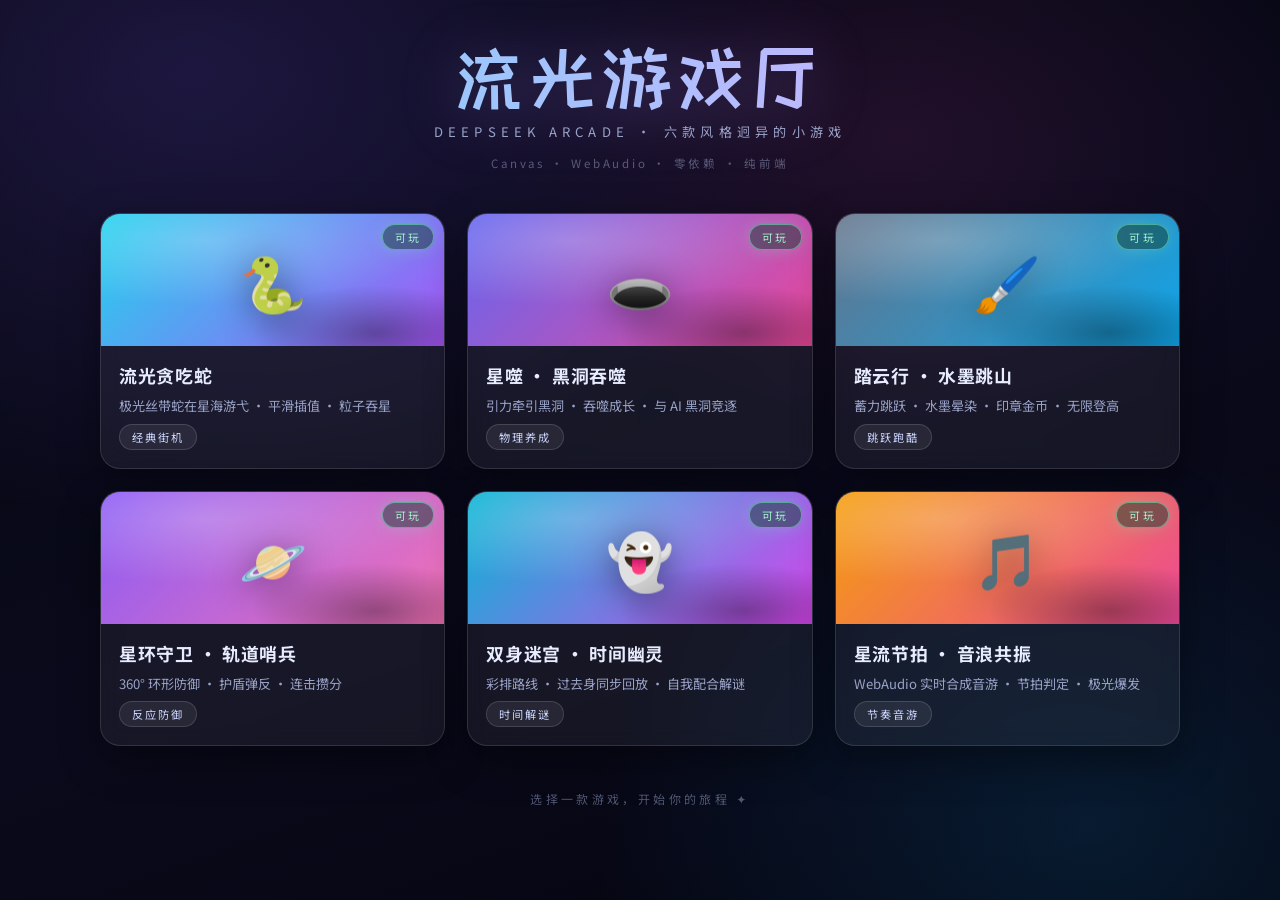
<file: index.html>
<!DOCTYPE html>
<html lang="zh-CN">
<head>
  <meta charset="UTF-8" />
  <meta name="viewport" content="width=device-width, initial-scale=1, viewport-fit=cover" />
  <title>流光游戏厅 · DeepSeek Arcade</title>
  <meta name="description" content="六款风格迥异的小游戏合集：贪吃蛇、黑洞吞噬、水墨跳山、环形防御、时间解谜、合成音游" />
  <link rel="icon" href="data:image/svg+xml,%3Csvg xmlns='http://www.w3.org/2000/svg' viewBox='0 0 100 100'%3E%3Ctext y='.9em' font-size='90'%3E%F0%9F%8E%AE%3C/text%3E%3C/svg%3E" />
  <link rel="preconnect" href="https://fonts.googleapis.com" />
  <link rel="preconnect" href="https://fonts.gstatic.com" crossorigin />
  <link href="https://fonts.googleapis.com/css2?family=Noto+Sans+SC:wght@400;500;700&family=Orbitron:wght@500;700;900&family=ZCOOL+KuaiLe&display=swap" rel="stylesheet" />
  <link rel="stylesheet" href="style.css" />
</head>
<body>
  <main id="hub">
    <header class="hero">
      <h1 class="title">流光游戏厅</h1>
      <p class="subtitle">DeepSeek Arcade · 六款风格迥异的小游戏</p>
      <p class="hint-line">Canvas · WebAudio · 零依赖 · 纯前端</p>
    </header>
    <section id="grid" class="grid"></section>
    <footer>选择一款游戏，开始你的旅程 ✦</footer>
  </main>
  <script src="hub.js"></script>
</body>
</html>
</file>
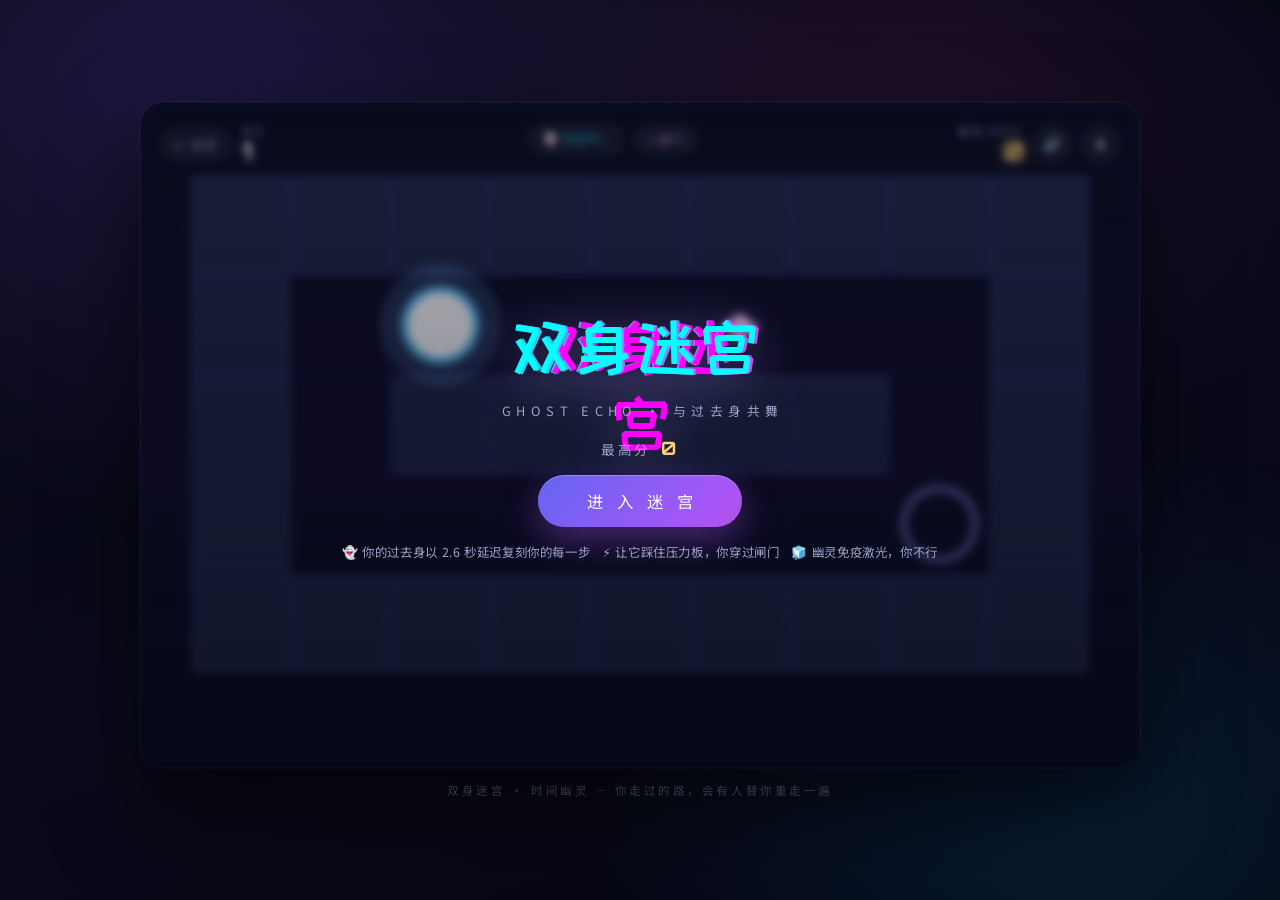
<file: games/ghost-echo/index.html>
<!DOCTYPE html>
<html lang="zh-CN">
<head>
  <meta charset="UTF-8" />
  <meta name="viewport" content="width=device-width, initial-scale=1, viewport-fit=cover" />
  <title>双身迷宫 · 时间幽灵</title>
  <meta name="description" content="回声延迟解谜：你的过去身以 2.6 秒延迟复刻你的每一步，与它配合破解迷宫" />
  <link rel="icon" href="data:image/svg+xml,%3Csvg xmlns='http://www.w3.org/2000/svg' viewBox='0 0 100 100'%3E%3Ctext y='.9em' font-size='90'%3E%F0%9F%91%BB%3C/text%3E%3C/svg%3E" />
  <link rel="preconnect" href="https://fonts.googleapis.com" />
  <link rel="preconnect" href="https://fonts.gstatic.com" crossorigin />
  <link href="https://fonts.googleapis.com/css2?family=Noto+Sans+SC:wght@400;500;700&family=Orbitron:wght@500;700;900&family=ZCOOL+KuaiLe&display=swap" rel="stylesheet" />
  <link rel="stylesheet" href="style.css" />
</head>
<body>
  <main id="app">
    <div id="stage">
      <canvas id="game" width="960" height="640"></canvas>

      <!-- 顶部 HUD -->
      <div id="hud">
        <div class="hud-group">
          <a class="back-chip" id="backLink" href="../../index.html">← 大厅</a>
          <div class="stat">
            <span class="label">关卡</span>
            <span class="value" id="level">1</span>
          </div>
        </div>
        <div class="hud-group">
          <div class="chip" id="phase">● 进行中</div>
          <div class="chip" id="gems">✦ 0</div>
        </div>
        <div class="hud-group">
          <div class="stat" style="text-align:right">
            <span class="label">最佳 BEST</span>
            <span class="value" id="best">0</span>
          </div>
          <button class="icon-btn" id="muteBtn" title="声音开关" aria-label="声音开关">🔊</button>
          <button class="icon-btn" id="pauseBtn" title="暂停" aria-label="暂停">⏸</button>
        </div>
      </div>

      <!-- 主菜单 -->
      <div class="overlay" id="menu">
        <h1 class="title glitch" data-text="双身迷宫">双身迷宫</h1>
        <p class="subtitle">Ghost Echo · 与过去身共舞</p>
        <p class="menu-best">最高分 <b id="menuBest">0</b></p>
        <button class="btn" id="startBtn">进 入 迷 宫</button>
        <div class="hint">
          <span>👻 你的过去身以 2.6 秒延迟复刻你的每一步</span>
          <span>⚡ 让它踩住压力板，你穿过闸门</span>
          <span>🧊 幽灵免疫激光，你不行</span>
        </div>
      </div>

      <!-- 暂停 -->
      <div class="overlay hidden" id="pause">
        <h2 class="title" style="font-size:clamp(1.6rem,5vw,2.6rem)">时间冻结</h2>
        <button class="btn" id="resumeBtn">继 续 解 谜</button>
      </div>

      <!-- 结算 -->
      <div class="overlay hidden" id="over">
        <h2 class="title" id="overTitle" style="font-size:clamp(1.6rem,5vw,2.6rem)">信号丢失</h2>
        <div class="final-score" id="finalScore">0</div>
        <div class="badge hidden" id="newRecord">✦ 新纪录 ✦</div>
        <p class="menu-best">最高分 <b id="overBest">0</b></p>
        <button class="btn" id="restartBtn">重 试 本 关</button>
        <button class="btn ghost" id="menuBtn">主 菜 单</button>
        <div class="hint"><span>按 <kbd>空格</kbd> 重试本关</span></div>
      </div>

      <div id="toast" class="hidden"></div>
    </div>
    <footer>双身迷宫 · 时间幽灵 — 你走过的路，会有人替你重走一遍</footer>
  </main>
  <script src="game.js"></script>
</body>
</html>
</file>
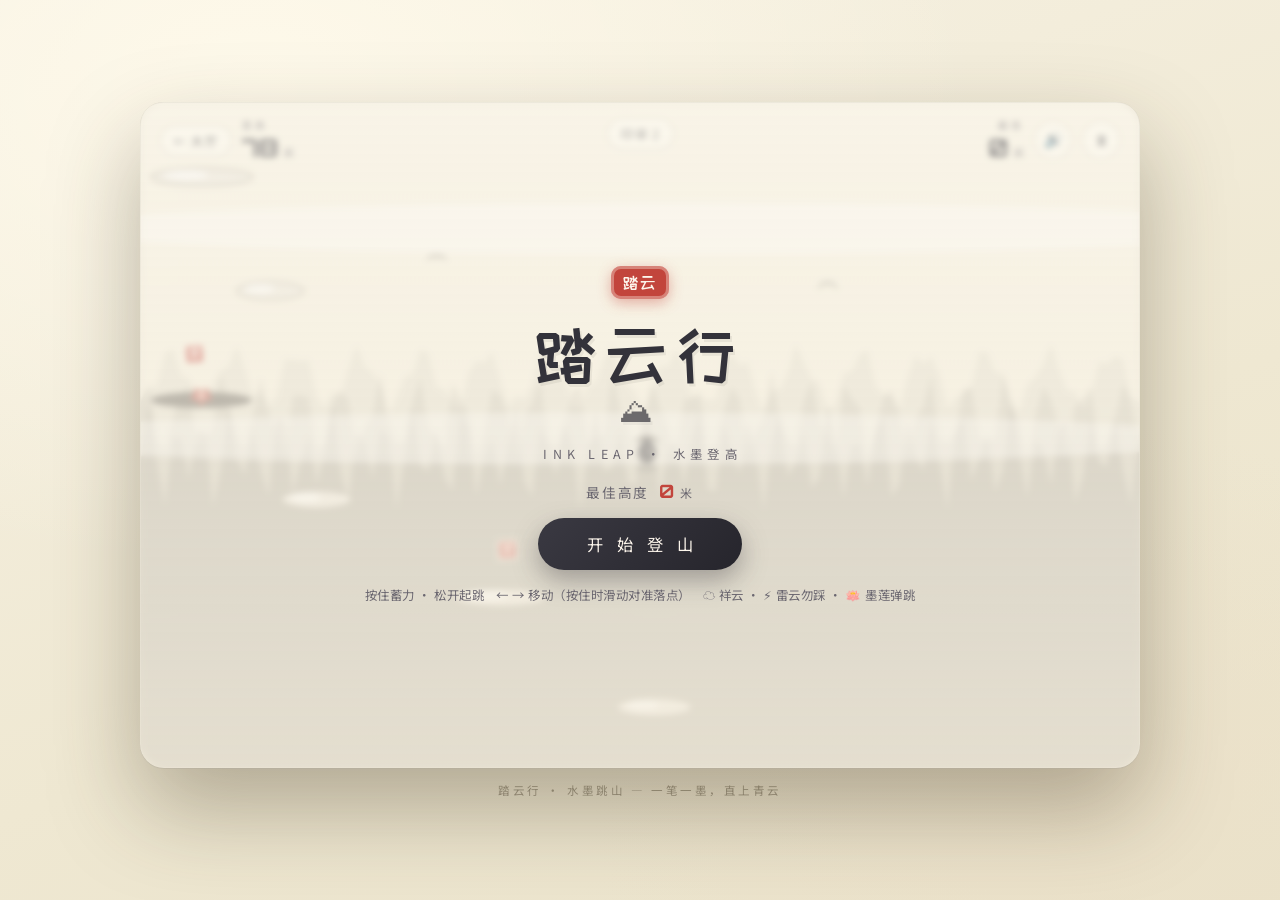
<file: games/ink-leap/index.html>
<!DOCTYPE html>
<html lang="zh-CN">
<head>
  <meta charset="UTF-8" />
  <meta name="viewport" content="width=device-width, initial-scale=1, viewport-fit=cover" />
  <title>踏云行 · 水墨跳山</title>
  <meta name="description" content="国风水墨蓄力跳跃游戏：踏云而上，直上青云" />
  <link rel="icon" href="data:image/svg+xml,%3Csvg xmlns='http://www.w3.org/2000/svg' viewBox='0 0 100 100'%3E%3Ctext y='.9em' font-size='90'%3E%F0%9F%96%8C%EF%B8%8F%3C/text%3E%3C/svg%3E" />
  <link rel="preconnect" href="https://fonts.googleapis.com" />
  <link rel="preconnect" href="https://fonts.gstatic.com" crossorigin />
  <link href="https://fonts.googleapis.com/css2?family=Noto+Sans+SC:wght@400;500;700&family=Noto+Serif+SC:wght@600;900&family=Orbitron:wght@500;700;900&family=ZCOOL+KuaiLe&display=swap" rel="stylesheet" />
  <link rel="stylesheet" href="style.css" />
</head>
<body>
  <main id="app">
    <div id="stage">
      <canvas id="game" width="960" height="640"></canvas>

      <!-- 顶部 HUD -->
      <div id="hud">
        <div class="hud-group">
          <a class="back-chip" id="backLink" href="../../index.html">← 大厅</a>
          <div class="stat">
            <span class="label">登高</span>
            <span class="value"><b id="height">0</b><i>米</i></span>
          </div>
        </div>
        <div class="hud-group">
          <div class="chip" id="seals">印章 0</div>
        </div>
        <div class="hud-group">
          <div class="stat right">
            <span class="label">最佳</span>
            <span class="value"><b id="best">0</b><i>米</i></span>
          </div>
          <button class="icon-btn" id="muteBtn" title="声音开关" aria-label="声音开关">🔊</button>
          <button class="icon-btn" id="pauseBtn" title="暂停" aria-label="暂停">⏸</button>
        </div>
      </div>

      <!-- 主菜单 -->
      <div class="overlay" id="menu">
        <div class="seal-mark">踏云</div>
        <h1 class="title">踏云行</h1>
        <p class="subtitle">Ink Leap · 水墨登高</p>
        <p class="menu-best">最佳高度 <b id="menuBest">0</b><span>米</span></p>
        <button class="btn" id="startBtn">开 始 登 山</button>
        <div class="hint">
          <span>按住蓄力 · 松开起跳</span>
          <span>← → 移动（按住时滑动对准落点）</span>
          <span>☁️ 祥云 · ⚡ 雷云勿踩 · 🪷 墨莲弹跳</span>
        </div>
      </div>

      <!-- 暂停 -->
      <div class="overlay hidden" id="pause">
        <h2 class="title" style="font-size:clamp(1.6rem,5vw,2.6rem)">暂歇片刻</h2>
        <button class="btn" id="resumeBtn">继 续 登 山</button>
      </div>

      <!-- 结算 -->
      <div class="overlay hidden" id="over">
        <h2 class="title" id="overTitle" style="font-size:clamp(1.6rem,5vw,2.6rem)">坠入云海</h2>
        <div class="final-score"><b id="finalHeight">0</b><span>米</span></div>
        <div class="badge hidden" id="newRecord">✦ 新纪录 ✦</div>
        <p class="menu-best">最佳高度 <b id="overBest">0</b><span>米</span></p>
        <button class="btn" id="restartBtn">再 来 一 局</button>
        <button class="btn ghost" id="menuBtn">主 菜 单</button>
        <div class="hint"><span>按 <kbd>空格</kbd> 或 <kbd>Enter</kbd> 重新开始</span></div>
      </div>

      <div id="toast" class="hidden"></div>
    </div>
    <footer>踏云行 · 水墨跳山 — 一笔一墨，直上青云</footer>
  </main>
  <script src="game.js"></script>
</body>
</html>
</file>
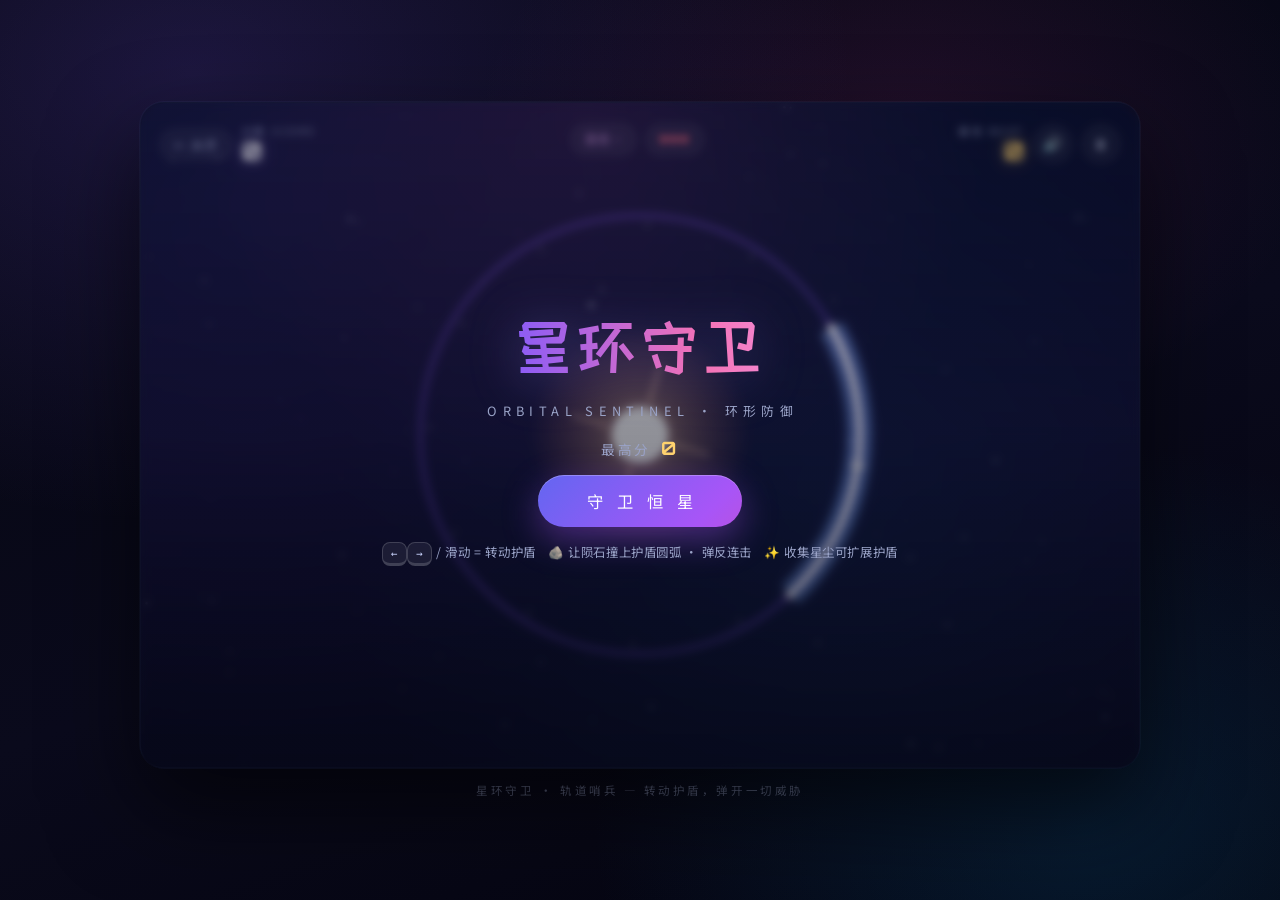
<file: games/orbital/index.html>
<!DOCTYPE html>
<html lang="zh-CN">
<head>
  <meta charset="UTF-8" />
  <meta name="viewport" content="width=device-width, initial-scale=1, viewport-fit=cover" />
  <title>星环守卫 · 轨道哨兵</title>
  <meta name="description" content="360° 环形防御：转动护盾弹反陨石，守护中央恒星" />
  <link rel="icon" href="data:image/svg+xml,%3Csvg xmlns='http://www.w3.org/2000/svg' viewBox='0 0 100 100'%3E%3Ctext y='.9em' font-size='90'%3E%F0%9F%AA%90%3C/text%3E%3C/svg%3E" />
  <link rel="preconnect" href="https://fonts.googleapis.com" />
  <link rel="preconnect" href="https://fonts.gstatic.com" crossorigin />
  <link href="https://fonts.googleapis.com/css2?family=Noto+Sans+SC:wght@400;500;700&family=Orbitron:wght@500;700;900&family=ZCOOL+KuaiLe&display=swap" rel="stylesheet" />
  <link rel="stylesheet" href="style.css" />
</head>
<body>
  <main id="app">
    <div id="stage">
      <canvas id="game" width="960" height="640"></canvas>

      <!-- 顶部 HUD -->
      <div id="hud">
        <div class="hud-group">
          <a class="back-chip" id="backLink" href="../../index.html">← 大厅</a>
          <div class="stat">
            <span class="label">分数 SCORE</span>
            <span class="value" id="score">0</span>
          </div>
        </div>
        <div class="hud-group">
          <div class="chip" id="combo">连击 -</div>
          <div class="chip hearts" id="hearts">❤❤❤</div>
        </div>
        <div class="hud-group">
          <div class="stat" style="text-align:right">
            <span class="label">最佳 BEST</span>
            <span class="value" id="best">0</span>
          </div>
          <button class="icon-btn" id="muteBtn" title="声音开关" aria-label="声音开关">🔊</button>
          <button class="icon-btn" id="pauseBtn" title="暂停" aria-label="暂停">⏸</button>
        </div>
      </div>

      <!-- 主菜单 -->
      <div class="overlay" id="menu">
        <h1 class="title">星环守卫</h1>
        <p class="subtitle">Orbital Sentinel · 环形防御</p>
        <p class="menu-best">最高分 <b id="menuBest">0</b></p>
        <button class="btn" id="startBtn">守 卫 恒 星</button>
        <div class="hint">
          <span><kbd>←</kbd><kbd>→</kbd> / 滑动 = 转动护盾</span>
          <span>🪨 让陨石撞上护盾圆弧 · 弹反连击</span>
          <span>✨ 收集星尘可扩展护盾</span>
        </div>
      </div>

      <!-- 暂停 -->
      <div class="overlay hidden" id="pause">
        <h2 class="title" style="font-size:clamp(1.6rem,5vw,2.6rem)">已暂停</h2>
        <button class="btn" id="resumeBtn">继 续 守 卫</button>
      </div>

      <!-- 结算 -->
      <div class="overlay hidden" id="over">
        <h2 class="title" id="overTitle" style="font-size:clamp(1.6rem,5vw,2.6rem)">恒星湮灭</h2>
        <div class="final-score" id="finalScore">0</div>
        <div class="badge hidden" id="newRecord">✦ 新纪录 ✦</div>
        <p class="menu-best">最高分 <b id="overBest">0</b></p>
        <button class="btn" id="restartBtn">再 来 一 局</button>
        <button class="btn ghost" id="menuBtn">主 菜 单</button>
        <div class="hint"><span>按 <kbd>空格</kbd> 或 <kbd>Enter</kbd> 重新开始</span></div>
      </div>

      <div id="toast" class="hidden"></div>
    </div>
    <footer>星环守卫 · 轨道哨兵 — 转动护盾，弹开一切威胁</footer>
  </main>
  <script src="game.js"></script>
</body>
</html>
</file>
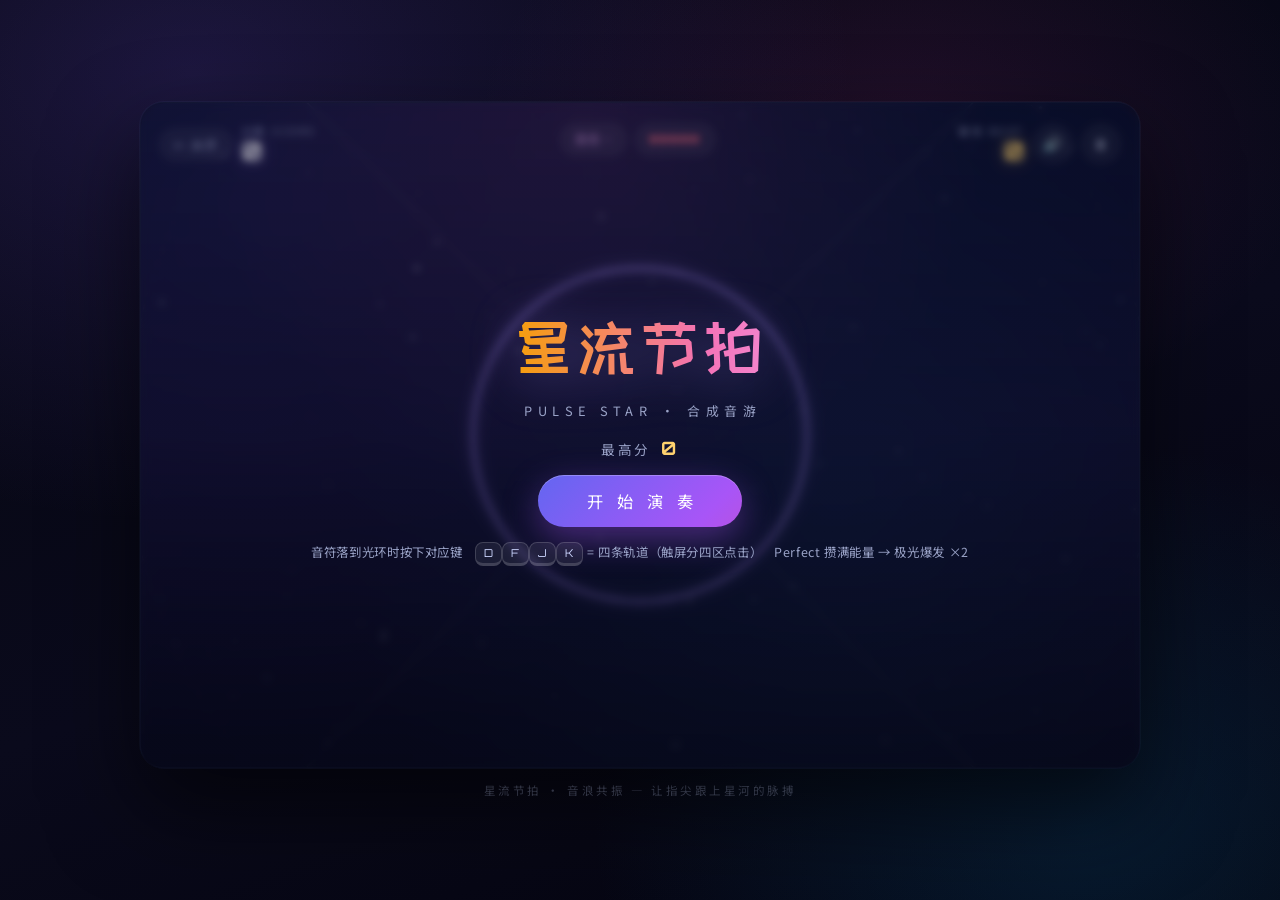
<file: games/pulse-star/index.html>
<!DOCTYPE html>
<html lang="zh-CN">
<head>
  <meta charset="UTF-8" />
  <meta name="viewport" content="width=device-width, initial-scale=1, viewport-fit=cover" />
  <title>星流节拍 · 音浪共振</title>
  <meta name="description" content="WebAudio 实时合成音游：跟随节拍点击放射轨道上的音符" />
  <link rel="icon" href="data:image/svg+xml,%3Csvg xmlns='http://www.w3.org/2000/svg' viewBox='0 0 100 100'%3E%3Ctext y='.9em' font-size='90'%3E%F0%9F%8E%B5%3C/text%3E%3C/svg%3E" />
  <link rel="preconnect" href="https://fonts.googleapis.com" />
  <link rel="preconnect" href="https://fonts.gstatic.com" crossorigin />
  <link href="https://fonts.googleapis.com/css2?family=Noto+Sans+SC:wght@400;500;700&family=Orbitron:wght@500;700;900&family=ZCOOL+KuaiLe&display=swap" rel="stylesheet" />
  <link rel="stylesheet" href="style.css" />
</head>
<body>
  <main id="app">
    <div id="stage">
      <canvas id="game" width="960" height="640"></canvas>

      <!-- 顶部 HUD -->
      <div id="hud">
        <div class="hud-group">
          <a class="back-chip" id="backLink" href="../../index.html">← 大厅</a>
          <div class="stat">
            <span class="label">分数 SCORE</span>
            <span class="value" id="score">0</span>
          </div>
        </div>
        <div class="hud-group">
          <div class="chip" id="combo">连击 -</div>
          <div class="chip" id="life">♥♥♥♥♥</div>
        </div>
        <div class="hud-group">
          <div class="stat" style="text-align:right">
            <span class="label">最佳 BEST</span>
            <span class="value" id="best">0</span>
          </div>
          <button class="icon-btn" id="muteBtn" title="声音开关" aria-label="声音开关">🔊</button>
          <button class="icon-btn" id="pauseBtn" title="暂停" aria-label="暂停">⏸</button>
        </div>
      </div>

      <!-- 主菜单 -->
      <div class="overlay" id="menu">
        <h1 class="title">星流节拍</h1>
        <p class="subtitle">Pulse Star · 合成音游</p>
        <p class="menu-best">最高分 <b id="menuBest">0</b></p>
        <button class="btn" id="startBtn">开 始 演 奏</button>
        <div class="hint">
          <span>音符落到光环时按下对应键</span>
          <span><kbd>D</kbd><kbd>F</kbd><kbd>J</kbd><kbd>K</kbd> = 四条轨道（触屏分四区点击）</span>
          <span>Perfect 攒满能量 → 极光爆发 ×2</span>
        </div>
      </div>

      <!-- 暂停 -->
      <div class="overlay hidden" id="pause">
        <h2 class="title" style="font-size:clamp(1.6rem,5vw,2.6rem)">节拍暂歇</h2>
        <button class="btn" id="resumeBtn">继 续 演 奏</button>
      </div>

      <!-- 结算 -->
      <div class="overlay hidden" id="over">
        <h2 class="title" id="overTitle" style="font-size:clamp(1.6rem,5vw,2.6rem)">星流紊乱</h2>
        <div class="final-score" id="finalScore">0</div>
        <div class="badge hidden" id="newRecord">✦ 新纪录 ✦</div>
        <p class="menu-best">最高分 <b id="overBest">0</b></p>
        <button class="btn" id="restartBtn">再 来 一 局</button>
        <button class="btn ghost" id="menuBtn">主 菜 单</button>
        <div class="hint"><span>按 <kbd>空格</kbd> 或 <kbd>Enter</kbd> 重新开始</span></div>
      </div>

      <div id="toast" class="hidden"></div>
    </div>
    <footer>星流节拍 · 音浪共振 — 让指尖跟上星河的脉搏</footer>
  </main>
  <script src="game.js"></script>
</body>
</html>
</file>
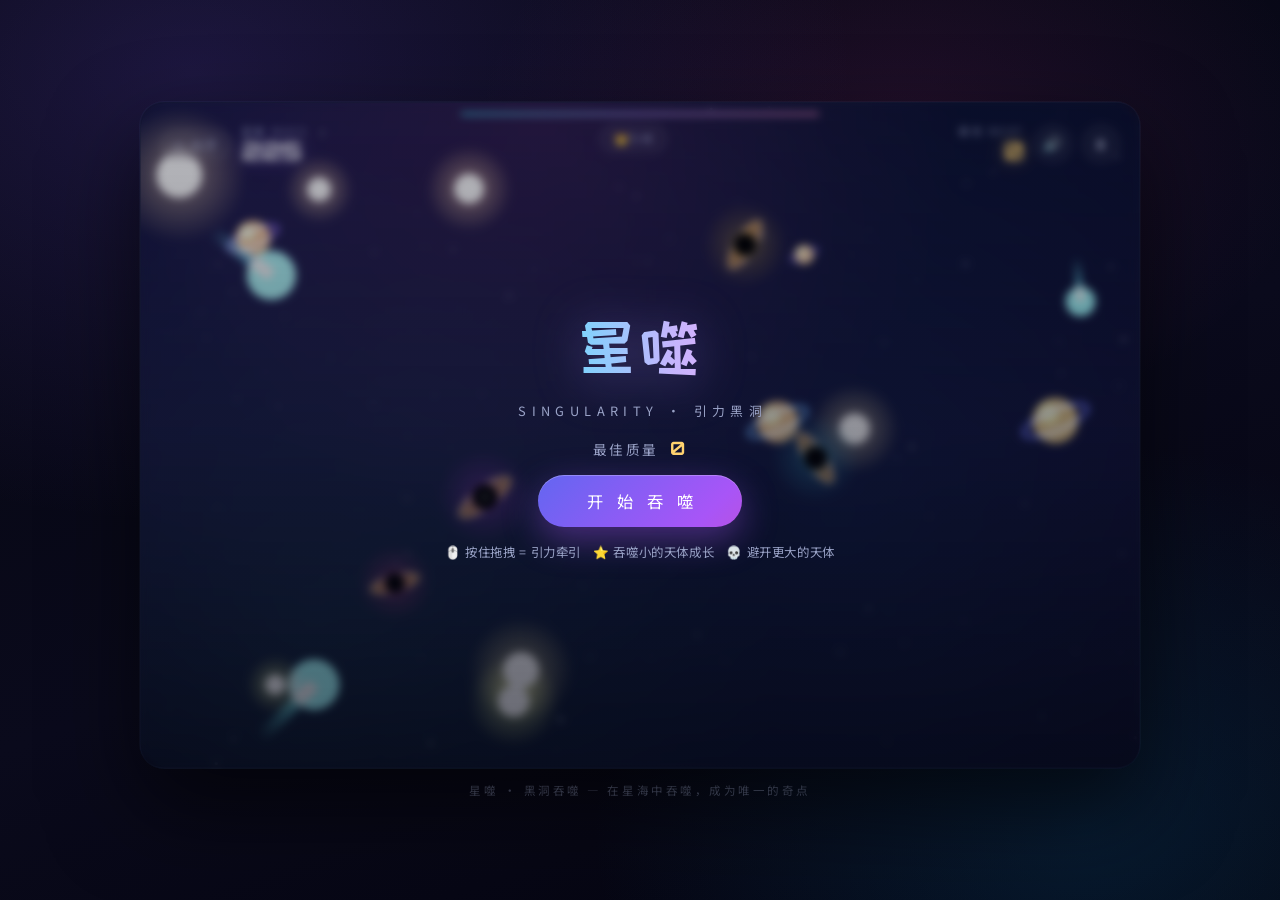
<file: games/singularity/index.html>
<!DOCTYPE html>
<html lang="zh-CN">
<head>
  <meta charset="UTF-8" />
  <meta name="viewport" content="width=device-width, initial-scale=1, viewport-fit=cover" />
  <title>星噬 · 黑洞吞噬</title>
  <meta name="description" content="引力牵引黑洞，吞噬天体成长，与 AI 黑洞竞逐的物理养成游戏" />
  <link rel="icon" href="data:image/svg+xml,%3Csvg xmlns='http://www.w3.org/2000/svg' viewBox='0 0 100 100'%3E%3Ctext y='.9em' font-size='90'%3E%F0%9F%95%B3%EF%B8%8F%3C/text%3E%3C/svg%3E" />
  <link rel="preconnect" href="https://fonts.googleapis.com" />
  <link rel="preconnect" href="https://fonts.gstatic.com" crossorigin />
  <link href="https://fonts.googleapis.com/css2?family=Noto+Sans+SC:wght@400;500;700&family=Orbitron:wght@500;700;900&family=ZCOOL+KuaiLe&display=swap" rel="stylesheet" />
  <link rel="stylesheet" href="style.css" />
</head>
<body>
  <main id="app">
    <div id="stage">
      <canvas id="game" width="960" height="640"></canvas>

      <!-- 计时条 -->
      <div id="timerWrap"><div id="timerBar"></div></div>

      <!-- 顶部 HUD -->
      <div id="hud">
        <div class="hud-group">
          <a class="back-chip" id="backLink" href="../../index.html">← 大厅</a>
          <div class="stat">
            <span class="label">质量 MASS</span>
            <span class="value" id="mass">0</span>
          </div>
        </div>
        <div class="hud-group">
          <div class="chip" id="rank">-</div>
        </div>
        <div class="hud-group">
          <div class="stat" style="text-align:right">
            <span class="label">最佳 BEST</span>
            <span class="value" id="best">0</span>
          </div>
          <button class="icon-btn" id="muteBtn" title="声音开关" aria-label="声音开关">🔊</button>
          <button class="icon-btn" id="pauseBtn" title="暂停" aria-label="暂停">⏸</button>
        </div>
      </div>

      <!-- 主菜单 -->
      <div class="overlay" id="menu">
        <h1 class="title">星噬</h1>
        <p class="subtitle">Singularity · 引力黑洞</p>
        <p class="menu-best">最佳质量 <b id="menuBest">0</b></p>
        <button class="btn" id="startBtn">开 始 吞 噬</button>
        <div class="hint">
          <span>🖱️ 按住拖拽 = 引力牵引</span>
          <span>⭐ 吞噬小的天体成长</span>
          <span>💀 避开更大的天体</span>
        </div>
      </div>

      <!-- 暂停 -->
      <div class="overlay hidden" id="pause">
        <h2 class="title" style="font-size:clamp(1.6rem,5vw,2.6rem)">已暂停</h2>
        <button class="btn" id="resumeBtn">继 续 游 戏</button>
      </div>

      <!-- 结算 -->
      <div class="overlay hidden" id="over">
        <h2 class="title" id="overTitle" style="font-size:clamp(1.6rem,5vw,2.6rem)">游戏结束</h2>
        <div class="final-score" id="finalMass">0</div>
        <div class="rank-line" id="overRank">第 4 名</div>
        <div class="badge hidden" id="newRecord">✦ 新纪录 ✦</div>
        <p class="menu-best">最佳质量 <b id="overBest">0</b></p>
        <button class="btn" id="restartBtn">再 来 一 局</button>
        <button class="btn ghost" id="menuBtn">主 菜 单</button>
        <div class="hint"><span>按 <kbd>空格</kbd> 或 <kbd>Enter</kbd> 重新开始</span></div>
      </div>

      <div id="toast" class="hidden"></div>
    </div>
    <footer>星噬 · 黑洞吞噬 — 在星海中吞噬，成为唯一的奇点</footer>
  </main>
  <script src="game.js"></script>
</body>
</html>
</file>
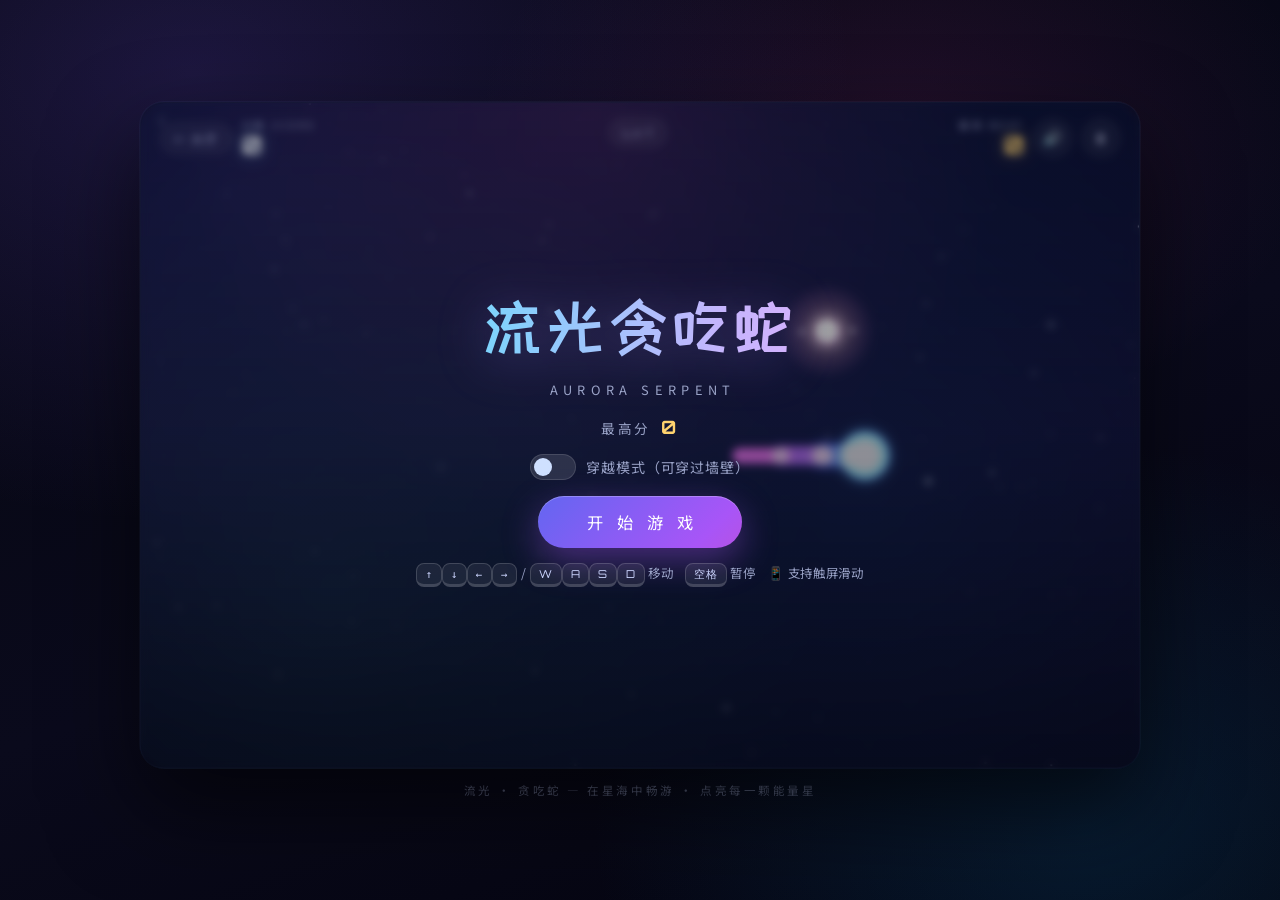
<file: games/snake/index.html>
<!DOCTYPE html>
<html lang="zh-CN">
<head>
  <meta charset="UTF-8" />
  <meta name="viewport" content="width=device-width, initial-scale=1, viewport-fit=cover" />
  <title>流光 · 贪吃蛇</title>
  <meta name="description" content="一款极光星海风格的贪吃蛇游戏" />
  <link rel="icon" href="data:image/svg+xml,%3Csvg xmlns='http://www.w3.org/2000/svg' viewBox='0 0 100 100'%3E%3Ctext y='.9em' font-size='90'%3E%F0%9F%90%8D%3C/text%3E%3C/svg%3E" />
  <link rel="preconnect" href="https://fonts.googleapis.com" />
  <link rel="preconnect" href="https://fonts.gstatic.com" crossorigin />
  <link href="https://fonts.googleapis.com/css2?family=Noto+Sans+SC:wght@400;500;700&family=Orbitron:wght@500;700;900&family=ZCOOL+KuaiLe&display=swap" rel="stylesheet" />
  <link rel="stylesheet" href="style.css" />
</head>
<body>
  <main id="app">
    <div id="stage">
      <canvas id="game" width="960" height="640"></canvas>

      <!-- 顶部 HUD -->
      <div id="hud">
        <div class="hud-group">
          <a class="back-chip" href="../../index.html">← 大厅</a>
          <div class="stat">
            <span class="label">分数 SCORE</span>
            <span class="value" id="score">0</span>
          </div>
        </div>
        <div class="hud-group">
          <div class="chip" id="level">Lv.1</div>
        </div>
        <div class="hud-group">
          <div class="stat" style="text-align:right">
            <span class="label">最高 BEST</span>
            <span class="value" id="best">0</span>
          </div>
          <button class="icon-btn" id="muteBtn" title="声音开关" aria-label="声音开关">🔊</button>
          <button class="icon-btn" id="pauseBtn" title="暂停" aria-label="暂停">⏸</button>
        </div>
      </div>

      <!-- 主菜单 -->
      <div class="overlay" id="menu">
        <h1 class="title">流光贪吃蛇</h1>
        <p class="subtitle">Aurora Serpent</p>
        <p class="menu-best">最高分 <b id="menuBest">0</b></p>
        <label class="switch-row">
          <span class="switch">
            <input type="checkbox" id="wrapToggle" />
            <span class="slider"></span>
          </span>
          穿越模式（可穿过墙壁）
        </label>
        <button class="btn" id="startBtn">开 始 游 戏</button>
        <div class="hint">
          <span><kbd>↑</kbd><kbd>↓</kbd><kbd>←</kbd><kbd>→</kbd> / <kbd>W</kbd><kbd>A</kbd><kbd>S</kbd><kbd>D</kbd> 移动</span>
          <span><kbd>空格</kbd> 暂停</span>
          <span>📱 支持触屏滑动</span>
        </div>
      </div>

      <!-- 暂停 -->
      <div class="overlay hidden" id="pause">
        <h2 class="title" style="font-size:clamp(1.6rem,5vw,2.6rem)">已暂停</h2>
        <button class="btn" id="resumeBtn">继 续 游 戏</button>
      </div>

      <!-- 结算 -->
      <div class="overlay hidden" id="over">
        <h2 class="title" id="overTitle" style="font-size:clamp(1.6rem,5vw,2.6rem)">游戏结束</h2>
        <div class="final-score" id="finalScore">0</div>
        <div class="badge hidden" id="newRecord">✦ 新纪录 ✦</div>
        <p class="menu-best">最高分 <b id="overBest">0</b></p>
        <button class="btn" id="restartBtn">再 来 一 局</button>
        <button class="btn ghost" id="menuBtn">主 菜 单</button>
        <div class="hint"><span>按 <kbd>空格</kbd> 或 <kbd>Enter</kbd> 重新开始</span></div>
      </div>

      <div id="toast" class="hidden"></div>
    </div>
    <footer>流光 · 贪吃蛇 — 在星海中畅游 · 点亮每一颗能量星</footer>
  </main>
  <script src="game.js"></script>
</body>
</html>
</file>
<file: style.css>
/* ============================================================
   流光游戏厅 · 大厅样式（玻璃拟态 + 极光星海）
   ============================================================ */
:root {
  --txt: #e8ecff;
  --muted: #9aa3c7;
  --glass: rgba(255, 255, 255, 0.055);
  --glass-brd: rgba(255, 255, 255, 0.12);
}

* { margin: 0; padding: 0; box-sizing: border-box; }

body {
  font-family: 'Noto Sans SC', system-ui, -apple-system, 'PingFang SC', 'Microsoft YaHei', sans-serif;
  color: var(--txt);
  background:
    radial-gradient(1100px 750px at 15% 8%, rgba(88, 64, 180, 0.28), transparent 60%),
    radial-gradient(900px 700px at 85% 92%, rgba(14, 90, 140, 0.25), transparent 55%),
    radial-gradient(700px 500px at 70% 15%, rgba(190, 60, 160, 0.14), transparent 60%),
    linear-gradient(160deg, #05060f, #0a0a1c 55%, #04040e);
  min-height: 100vh;
  display: flex;
  justify-content: center;
  padding: 40px 20px 60px;
}

#hub { width: min(100%, 1080px); }

/* ---------------- 标题区 ---------------- */
.hero { text-align: center; margin-bottom: 42px; }
.title {
  font-family: 'ZCOOL KuaiLe', 'Noto Sans SC', sans-serif;
  font-weight: 400;
  letter-spacing: 0.08em;
  font-size: clamp(2.6rem, 8vw, 4.6rem);
  background: linear-gradient(90deg, #7dd3fc, #c4b5fd, #f0abfc, #ffd36e, #7dd3fc);
  background-size: 300% 100%;
  -webkit-background-clip: text;
  background-clip: text;
  color: transparent;
  animation: shimmer 7s linear infinite;
  filter: drop-shadow(0 8px 30px rgba(167, 139, 250, 0.35));
}
@keyframes shimmer { to { background-position: 300% 0; } }
.subtitle {
  margin-top: 8px;
  color: var(--muted);
  letter-spacing: 0.4em;
  font-size: 0.82rem;
  text-transform: uppercase;
}
.hint-line { margin-top: 14px; color: rgba(154, 163, 199, 0.5); font-size: 0.72rem; letter-spacing: 0.24em; }

/* ---------------- 卡片网格 ---------------- */
.grid {
  display: grid;
  grid-template-columns: repeat(auto-fill, minmax(300px, 1fr));
  gap: 22px;
}

.card {
  position: relative;
  display: flex;
  flex-direction: column;
  text-decoration: none;
  color: inherit;
  border-radius: 20px;
  overflow: hidden;
  background: var(--glass);
  border: 1px solid var(--glass-brd);
  backdrop-filter: blur(10px);
  -webkit-backdrop-filter: blur(10px);
  box-shadow: 0 14px 40px rgba(0, 0, 0, 0.4);
  transition: transform 0.3s cubic-bezier(0.2, 0.8, 0.3, 1), box-shadow 0.3s, border-color 0.3s;
  animation: rise 0.6s cubic-bezier(0.2, 0.8, 0.3, 1) both;
}
.card:hover {
  transform: translateY(-6px);
  border-color: rgba(140, 170, 255, 0.35);
  box-shadow: 0 26px 60px rgba(0, 0, 0, 0.55), 0 0 40px rgba(125, 211, 252, 0.12);
}
@keyframes rise { from { opacity: 0; transform: translateY(22px); } to { opacity: 1; transform: none; } }

.cover {
  position: relative;
  height: 132px;
  display: flex;
  align-items: center;
  justify-content: center;
  background: linear-gradient(135deg, var(--g1), var(--g2));
  overflow: hidden;
}
.cover::before {
  content: '';
  position: absolute;
  inset: 0;
  background: radial-gradient(120% 90% at 30% 20%, rgba(255, 255, 255, 0.25), transparent 55%);
}
.cover::after {
  content: '';
  position: absolute;
  inset: 0;
  background: radial-gradient(60% 60% at 80% 90%, rgba(0, 0, 0, 0.35), transparent 60%);
}
.emoji {
  font-size: 3.4rem;
  filter: drop-shadow(0 6px 18px rgba(0, 0, 0, 0.45));
  transition: transform 0.3s;
}
.card:hover .emoji { transform: scale(1.14) rotate(-6deg); }

.status {
  position: absolute;
  top: 10px;
  right: 10px;
  z-index: 2;
  font-size: 0.68rem;
  letter-spacing: 0.22em;
  padding: 4px 12px;
  border-radius: 999px;
  background: rgba(6, 8, 24, 0.45);
  border: 1px solid rgba(255, 255, 255, 0.25);
  color: #fff;
  backdrop-filter: blur(4px);
}
.status.ready {
  color: #a7f3d0;
  border-color: rgba(110, 231, 183, 0.55);
  background: rgba(16, 60, 44, 0.5);
  box-shadow: 0 0 16px rgba(110, 231, 183, 0.3);
  animation: pulse 2s ease-in-out infinite;
}
@keyframes pulse { 50% { box-shadow: 0 0 26px rgba(110, 231, 183, 0.5); } }

.info { padding: 16px 18px 18px; display: flex; flex-direction: column; gap: 8px; flex: 1; }
.info h3 { font-size: 1.12rem; font-weight: 700; letter-spacing: 0.04em; }
.info p { font-size: 0.82rem; color: var(--muted); line-height: 1.5; flex: 1; }
.chip {
  align-self: flex-start;
  font-size: 0.7rem;
  letter-spacing: 0.18em;
  padding: 4px 12px;
  border-radius: 999px;
  color: #cdd6ff;
  background: rgba(255, 255, 255, 0.07);
  border: 1px solid rgba(255, 255, 255, 0.14);
}

.card.coming { cursor: default; opacity: 0.62; }
.card.coming:hover { transform: none; box-shadow: 0 14px 40px rgba(0, 0, 0, 0.4); }
.card.coming .cover { filter: saturate(0.5) brightness(0.8); }

/* 入场错落 */
.grid .card:nth-child(1) { animation-delay: 0.03s; }
.grid .card:nth-child(2) { animation-delay: 0.1s; }
.grid .card:nth-child(3) { animation-delay: 0.17s; }
.grid .card:nth-child(4) { animation-delay: 0.24s; }
.grid .card:nth-child(5) { animation-delay: 0.31s; }
.grid .card:nth-child(6) { animation-delay: 0.38s; }

footer {
  margin-top: 44px;
  text-align: center;
  color: rgba(154, 163, 199, 0.5);
  font-size: 0.75rem;
  letter-spacing: 0.28em;
}

@media (max-width: 560px) {
  body { padding: 24px 14px 48px; }
  .grid { grid-template-columns: 1fr; }
  .cover { height: 110px; }
  .hero { margin-bottom: 30px; }
}
</file>
<file: games/ghost-echo/style.css>
/* ============================================================
   星噬 · 黑洞吞噬 — 深空吸积盘 × 玻璃拟态 UI
   ============================================================ */
:root {
  --glass: rgba(255, 255, 255, 0.055);
  --glass-brd: rgba(255, 255, 255, 0.12);
  --txt: #e8ecff;
  --muted: #9aa3c7;
  --gold: #ffd36e;
}

* { margin: 0; padding: 0; box-sizing: border-box; }

html, body { height: 100%; }

body {
  font-family: 'Noto Sans SC', system-ui, -apple-system, 'PingFang SC', 'Microsoft YaHei', sans-serif;
  color: var(--txt);
  background:
    radial-gradient(1100px 750px at 15% 8%, rgba(88, 64, 180, 0.28), transparent 60%),
    radial-gradient(900px 700px at 85% 92%, rgba(14, 90, 140, 0.25), transparent 55%),
    radial-gradient(700px 500px at 70% 15%, rgba(190, 60, 160, 0.14), transparent 60%),
    linear-gradient(160deg, #05060f, #0a0a1c 55%, #04040e);
  min-height: 100vh;
  display: flex;
  align-items: center;
  justify-content: center;
  padding: 18px;
}

#app { width: min(96vw, 1000px); }

#stage { position: relative; border-radius: 24px; }

#game {
  display: block;
  width: 100%;
  aspect-ratio: 24 / 16;
  border-radius: 24px;
  background: #07081a;
  border: 1px solid rgba(140, 170, 255, 0.16);
  box-shadow:
    0 40px 90px rgba(0, 0, 0, 0.6),
    0 0 0 1px rgba(120, 160, 255, 0.06),
    inset 0 0 140px rgba(0, 0, 0, 0.4);
  touch-action: none;
  user-select: none;
  -webkit-user-select: none;
  -webkit-tap-highlight-color: transparent;
  cursor: crosshair;
}


/* ---------------- 浮层 ---------------- */
.overlay {
  position: absolute;
  inset: 0;
  z-index: 10;
  display: flex;
  flex-direction: column;
  align-items: center;
  justify-content: center;
  gap: 16px;
  border-radius: 24px;
  background: rgba(6, 8, 24, 0.55);
  backdrop-filter: blur(8px);
  -webkit-backdrop-filter: blur(8px);
  transition: opacity 0.35s ease;
}
.overlay.hidden { opacity: 0; pointer-events: none; }

#menu {
  background: linear-gradient(180deg, rgba(6, 8, 24, 0.28), rgba(6, 8, 24, 0.62));
  backdrop-filter: blur(4px);
  -webkit-backdrop-filter: blur(4px);
}

.title {
  font-family: 'ZCOOL KuaiLe', 'Noto Sans SC', sans-serif;
  font-weight: 400;
  letter-spacing: 0.06em;
  line-height: 1.2;
  text-align: center;
  font-size: clamp(2.2rem, 7vw, 4rem);
  background: linear-gradient(90deg, #22d3ee, #d946ef, #f472b6, #22d3ee);
  background-size: 300% 100%;
  -webkit-background-clip: text;
  background-clip: text;
  color: transparent;
  animation: shimmer 7s linear infinite;
  filter: drop-shadow(0 6px 26px rgba(167, 139, 250, 0.35));
}
@keyframes shimmer { to { background-position: 300% 0; } }

.subtitle { color: var(--muted); letter-spacing: 0.42em; font-size: 0.8rem; text-transform: uppercase; text-indent: 0.42em; }

.menu-best { color: var(--muted); font-size: 0.85rem; letter-spacing: 0.18em; }
.menu-best b { font-family: 'Orbitron', monospace; color: var(--gold); font-size: 1.15rem; margin-left: 0.3em; }

/* ---------------- 按钮 ---------------- */
.btn {
  font-family: inherit;
  font-size: 1.02rem;
  letter-spacing: 0.3em;
  text-indent: 0.3em;
  padding: 14px 44px;
  border-radius: 999px;
  border: none;
  cursor: pointer;
  color: #fff;
  background: linear-gradient(135deg, #6366f1, #a855f7 45%, #ec4899);
  background-size: 180% 180%;
  box-shadow: 0 12px 36px rgba(168, 85, 247, 0.4), inset 0 1px 0 rgba(255, 255, 255, 0.25);
  transition: transform 0.25s, box-shadow 0.25s, background-position 0.4s;
}
.btn:hover { transform: translateY(-2px); box-shadow: 0 16px 46px rgba(168, 85, 247, 0.55); background-position: 100% 50%; }
.btn:active { transform: translateY(0) scale(0.97); }
.btn.ghost { background: transparent; border: 1px solid rgba(255, 255, 255, 0.28); box-shadow: none; }
.btn.ghost:hover { border-color: rgba(125, 211, 252, 0.6); box-shadow: 0 0 24px rgba(125, 211, 252, 0.2); }

/* ---------------- 提示 ---------------- */
.hint {
  display: flex;
  gap: 12px;
  flex-wrap: wrap;
  justify-content: center;
  align-items: center;
  color: var(--muted);
  font-size: 0.78rem;
  letter-spacing: 0.05em;
}
kbd {
  font-family: 'Orbitron', monospace;
  padding: 3px 8px;
  border-radius: 8px;
  background: rgba(255, 255, 255, 0.07);
  border: 1px solid rgba(255, 255, 255, 0.16);
  border-bottom-width: 3px;
  font-size: 0.68rem;
  color: #cdd6ff;
}

/* ---------------- HUD ---------------- */
#hud {
  position: absolute;
  top: 0; left: 0; right: 0;
  z-index: 5;
  display: flex;
  justify-content: space-between;
  align-items: flex-start;
  padding: 22px 20px 0;
  pointer-events: none;
}
.hud-group { display: flex; gap: 10px; align-items: center; }
.stat { display: flex; flex-direction: column; }
.stat .label { font-size: 0.6rem; letter-spacing: 0.28em; color: var(--muted); }
.stat .value {
  font-family: 'Orbitron', monospace;
  font-size: clamp(1.05rem, 3vw, 1.5rem);
  font-weight: 700;
  color: #fff;
  text-shadow: 0 0 18px rgba(167, 139, 250, 0.55);
  line-height: 1.15;
}
#best { color: var(--gold); text-shadow: 0 0 18px rgba(255, 211, 110, 0.45); }
.stat .value.pop { animation: pop 0.35s ease; }
@keyframes pop { 50% { transform: scale(1.28); color: var(--gold); } }

.chip {
  font-family: 'Orbitron', monospace;
  padding: 6px 13px;
  border-radius: 999px;
  background: var(--glass);
  border: 1px solid var(--glass-brd);
  font-size: 0.74rem;
  color: #cdd6ff;
  letter-spacing: 0.08em;
}

.back-chip {
  pointer-events: auto;
  padding: 6px 13px;
  border-radius: 999px;
  font-size: 0.74rem;
  letter-spacing: 0.1em;
  color: #cdd6ff;
  text-decoration: none;
  background: var(--glass);
  border: 1px solid var(--glass-brd);
  backdrop-filter: blur(6px);
  -webkit-backdrop-filter: blur(6px);
  transition: 0.2s;
  white-space: nowrap;
}
.back-chip:hover {
  color: #fff;
  border-color: rgba(125, 211, 252, 0.55);
  box-shadow: 0 0 16px rgba(125, 211, 252, 0.28);
}

.icon-btn {
  pointer-events: auto;
  width: 38px; height: 38px;
  border-radius: 50%;
  border: 1px solid var(--glass-brd);
  background: var(--glass);
  color: #dfe6ff;
  font-size: 0.95rem;
  cursor: pointer;
  display: flex;
  align-items: center;
  justify-content: center;
  transition: 0.2s;
  backdrop-filter: blur(6px);
  -webkit-backdrop-filter: blur(6px);
}
.icon-btn:hover { border-color: rgba(167, 139, 250, 0.55); box-shadow: 0 0 18px rgba(167, 139, 250, 0.28); transform: translateY(-1px); }
.icon-btn:active { transform: scale(0.94); }

/* ---------------- 结算 ---------------- */
.final-score {
  font-family: 'Orbitron', monospace;
  font-size: clamp(2.6rem, 9vw, 4.4rem);
  font-weight: 900;
  line-height: 1;
  color: #fff;
  text-shadow: 0 0 30px rgba(167, 139, 250, 0.6);
}
.rank-line {
  font-family: 'Orbitron', monospace;
  font-size: 1.1rem;
  letter-spacing: 0.3em;
  color: var(--gold);
  text-shadow: 0 0 18px rgba(255, 211, 110, 0.5);
}
.badge {
  font-size: 0.78rem;
  letter-spacing: 0.24em;
  padding: 6px 18px;
  border-radius: 999px;
  color: var(--gold);
  border: 1px solid rgba(255, 211, 110, 0.5);
  background: rgba(255, 211, 110, 0.08);
  box-shadow: 0 0 20px rgba(255, 211, 110, 0.25);
  animation: bob 1.6s ease-in-out infinite;
}
@keyframes bob { 50% { transform: translateY(-4px); } }

/* ---------------- 提示条 ---------------- */
#toast {
  position: absolute;
  top: 66px;
  left: 50%;
  transform: translateX(-50%);
  z-index: 12;
  padding: 10px 24px;
  border-radius: 999px;
  font-size: 0.88rem;
  letter-spacing: 0.1em;
  white-space: nowrap;
  background: var(--glass);
  border: 1px solid var(--glass-brd);
  backdrop-filter: blur(10px);
  -webkit-backdrop-filter: blur(10px);
  box-shadow: 0 10px 30px rgba(0, 0, 0, 0.45);
  transition: opacity 0.4s, transform 0.4s;
}
#toast.hidden { opacity: 0; transform: translate(-50%, -12px); pointer-events: none; }

/* ---------------- 入场动效 ---------------- */
.overlay.enter .title,
.overlay.enter .subtitle,
.overlay.enter .final-score,
.overlay.enter .rank-line,
.overlay.enter .badge,
.overlay.enter .menu-best,
.overlay.enter .hint,
.overlay.enter .btn {
  animation: rise 0.55s cubic-bezier(0.2, 0.8, 0.3, 1) both;
}
.overlay.enter .subtitle { animation-delay: 0.05s; }
.overlay.enter .menu-best { animation-delay: 0.1s; }
.overlay.enter .btn { animation-delay: 0.2s; }
.overlay.enter .hint { animation-delay: 0.28s; }
.overlay.enter .final-score { animation-delay: 0.05s; }
.overlay.enter .rank-line { animation-delay: 0.12s; }
.overlay.enter .badge { animation-delay: 0.18s; }
@keyframes rise { from { opacity: 0; transform: translateY(18px); } to { opacity: 1; transform: none; } }

footer {
  text-align: center;
  margin-top: 14px;
  color: rgba(154, 163, 199, 0.5);
  font-size: 0.72rem;
  letter-spacing: 0.22em;
}

/* ---------------- 移动端 ---------------- */
@media (max-width: 560px) {
  body { padding: 10px; }
  #hud { padding: 24px 12px 0; }
  .icon-btn { width: 32px; height: 32px; font-size: 0.82rem; }
  .stat .value { font-size: 0.98rem; }
  .chip { display: none; }
  .btn { padding: 12px 34px; font-size: 0.92rem; }
  .overlay { gap: 12px; }
  #toast { top: 58px; }

}

/* ---------------- 赛博故障标题 ---------------- */
.title.glitch { position: relative; animation: none; }
.title.glitch::before,
.title.glitch::after {
  content: attr(data-text);
  position: absolute;
  inset: 0;
  background: inherit;
  -webkit-background-clip: text;
  background-clip: text;
  color: transparent;
  pointer-events: none;
}
.title.glitch::before { left: 2.5px; text-shadow: 2px 0 #f0f; animation: glitchA 3.2s infinite steps(1); }
.title.glitch::after { left: -2.5px; text-shadow: -2px 0 #0ff; animation: glitchB 2.7s infinite steps(1); }
@keyframes glitchA { 0%,91%,100% {opacity:0} 92% {opacity:.85} 94% {opacity:.4} 96% {opacity:.8} }
@keyframes glitchB { 0%,87%,100% {opacity:0} 88% {opacity:.8} 90% {opacity:.3} 93% {opacity:.7} }

#phase { color: #22d3ee; }
#gems { color: #f0abfc; }
.overlay.enter .title.glitch::before, .overlay.enter .title.glitch::after { animation: none; }
</file>
<file: games/ink-leap/style.css>
/* ============================================================
   踏云行 · 水墨跳山 — 宣纸水墨 × 朱砂印章 UI
   ============================================================ */
:root {
  --paper: #f6f1e3;
  --paper2: #efe8d4;
  --ink: #33323a;
  --ink-soft: #6b6770;
  --vermilion: #c2453c;
  --gold: #b8860b;
}

* { margin: 0; padding: 0; box-sizing: border-box; }

html, body { height: 100%; }

body {
  font-family: 'Noto Sans SC', 'Noto Serif SC', system-ui, 'PingFang SC', 'Microsoft YaHei', sans-serif;
  color: var(--ink);
  background:
    radial-gradient(1200px 800px at 20% 10%, rgba(255, 250, 235, 0.9), transparent 60%),
    radial-gradient(900px 700px at 85% 90%, rgba(235, 224, 200, 0.7), transparent 55%),
    linear-gradient(160deg, #f7f2e4, #efe8d2 60%, #eae2ca);
  min-height: 100vh;
  display: flex;
  align-items: center;
  justify-content: center;
  padding: 18px;
}

#app { width: min(96vw, 1000px); }

#stage { position: relative; border-radius: 24px; }

#game {
  display: block;
  width: 100%;
  aspect-ratio: 24 / 16;
  border-radius: 24px;
  background: #f5f0e2;
  border: 1px solid rgba(90, 80, 60, 0.25);
  box-shadow:
    0 40px 90px rgba(60, 50, 30, 0.35),
    inset 0 0 120px rgba(190, 170, 130, 0.25);
  touch-action: none;
  user-select: none;
  -webkit-user-select: none;
  -webkit-tap-highlight-color: transparent;
  cursor: pointer;
}

/* ---------------- 浮层（宣纸玻璃） ---------------- */
.overlay {
  position: absolute;
  inset: 0;
  z-index: 10;
  display: flex;
  flex-direction: column;
  align-items: center;
  justify-content: center;
  gap: 16px;
  border-radius: 24px;
  background: rgba(250, 246, 236, 0.72);
  backdrop-filter: blur(7px);
  -webkit-backdrop-filter: blur(7px);
  transition: opacity 0.35s ease;
}
.overlay.hidden { opacity: 0; pointer-events: none; }

#menu {
  background: linear-gradient(180deg, rgba(250, 246, 236, 0.5), rgba(245, 239, 224, 0.78));
  backdrop-filter: blur(3px);
  -webkit-backdrop-filter: blur(3px);
}

.seal-mark {
  font-family: 'ZCOOL KuaiLe', 'Noto Serif SC', serif;
  font-size: 1.05rem;
  letter-spacing: 0.1em;
  color: #fdf6ec;
  background: var(--vermilion);
  padding: 8px 12px;
  border-radius: 10px;
  box-shadow: 0 4px 14px rgba(194, 69, 60, 0.4), inset 0 0 0 3px rgba(253, 246, 236, 0.35);
  transform: rotate(-4deg);
}

.title {
  font-family: 'ZCOOL KuaiLe', 'Noto Serif SC', serif;
  font-weight: 400;
  letter-spacing: 0.12em;
  line-height: 1.2;
  text-align: center;
  font-size: clamp(2.4rem, 7vw, 4.2rem);
  color: var(--ink);
  text-shadow: 2px 3px 0 rgba(0, 0, 0, 0.06);
}
.title::after {
  content: '⛰';
  display: block;
  font-size: 0.5em;
  margin-top: -6px;
  opacity: 0.7;
}

.subtitle {
  color: var(--ink-soft);
  letter-spacing: 0.42em;
  font-size: 0.78rem;
  text-transform: uppercase;
  text-indent: 0.42em;
}

.menu-best { color: var(--ink-soft); font-size: 0.85rem; letter-spacing: 0.14em; }
.menu-best b { font-family: 'Orbitron', monospace; color: var(--vermilion); font-size: 1.15rem; margin: 0 0.25em; }
.menu-best span { font-size: 0.75rem; }

/* ---------------- 按钮（墨色） ---------------- */
.btn {
  font-family: inherit;
  font-size: 1.02rem;
  letter-spacing: 0.3em;
  text-indent: 0.3em;
  padding: 14px 44px;
  border-radius: 999px;
  border: none;
  cursor: pointer;
  color: #fdf6ec;
  background: linear-gradient(135deg, #3a3942, #26252c);
  box-shadow: 0 10px 26px rgba(40, 38, 45, 0.35);
  transition: transform 0.25s, box-shadow 0.25s, background 0.3s;
}
.btn:hover {
  transform: translateY(-2px);
  box-shadow: 0 14px 34px rgba(40, 38, 45, 0.45);
  background: linear-gradient(135deg, #c2453c, #a12f28);
}
.btn:active { transform: translateY(0) scale(0.97); }
.btn.ghost { background: transparent; border: 1.5px solid rgba(51, 50, 58, 0.45); color: var(--ink); box-shadow: none; }
.btn.ghost:hover { background: transparent; border-color: var(--vermilion); color: var(--vermilion); box-shadow: 0 0 18px rgba(194, 69, 60, 0.2); }

/* ---------------- 提示 ---------------- */
.hint {
  display: flex;
  gap: 12px;
  flex-wrap: wrap;
  justify-content: center;
  align-items: center;
  color: var(--ink-soft);
  font-size: 0.78rem;
  letter-spacing: 0.04em;
}
kbd {
  font-family: 'Orbitron', monospace;
  padding: 3px 8px;
  border-radius: 8px;
  background: rgba(51, 50, 58, 0.07);
  border: 1px solid rgba(51, 50, 58, 0.25);
  border-bottom-width: 3px;
  font-size: 0.68rem;
  color: var(--ink);
}

/* ---------------- HUD ---------------- */
#hud {
  position: absolute;
  top: 0; left: 0; right: 0;
  z-index: 5;
  display: flex;
  justify-content: space-between;
  align-items: flex-start;
  padding: 16px 20px;
  pointer-events: none;
}
.hud-group { display: flex; gap: 10px; align-items: center; }
.stat { display: flex; flex-direction: column; }
.stat .label { font-size: 0.6rem; letter-spacing: 0.3em; color: var(--ink-soft); }
.stat .value b {
  font-family: 'Orbitron', monospace;
  font-size: clamp(1.1rem, 3vw, 1.55rem);
  font-weight: 700;
  color: var(--ink);
}
.stat .value i { font-style: normal; font-size: 0.7rem; color: var(--ink-soft); margin-left: 4px; }
.stat.right { align-items: flex-end; }
.stat .value.pop b { animation: pop 0.35s ease; }
@keyframes pop { 50% { transform: scale(1.28); color: var(--vermilion); } }

.chip {
  font-family: 'Noto Serif SC', serif;
  padding: 6px 13px;
  border-radius: 999px;
  background: rgba(255, 253, 246, 0.6);
  border: 1px solid rgba(90, 80, 60, 0.25);
  font-size: 0.78rem;
  color: var(--ink);
  letter-spacing: 0.1em;
}

.back-chip {
  pointer-events: auto;
  padding: 6px 13px;
  border-radius: 999px;
  font-size: 0.74rem;
  letter-spacing: 0.1em;
  color: var(--ink);
  text-decoration: none;
  background: rgba(255, 253, 246, 0.6);
  border: 1px solid rgba(90, 80, 60, 0.25);
  backdrop-filter: blur(5px);
  -webkit-backdrop-filter: blur(5px);
  transition: 0.2s;
  white-space: nowrap;
}
.back-chip:hover { border-color: var(--vermilion); color: var(--vermilion); box-shadow: 0 0 14px rgba(194, 69, 60, 0.25); }

.icon-btn {
  pointer-events: auto;
  width: 38px; height: 38px;
  border-radius: 50%;
  border: 1px solid rgba(90, 80, 60, 0.25);
  background: rgba(255, 253, 246, 0.6);
  color: var(--ink);
  font-size: 0.95rem;
  cursor: pointer;
  display: flex;
  align-items: center;
  justify-content: center;
  transition: 0.2s;
  backdrop-filter: blur(5px);
  -webkit-backdrop-filter: blur(5px);
}
.icon-btn:hover { border-color: var(--vermilion); box-shadow: 0 0 14px rgba(194, 69, 60, 0.22); transform: translateY(-1px); }
.icon-btn:active { transform: scale(0.94); }

/* ---------------- 结算 ---------------- */
.final-score b {
  font-family: 'Orbitron', monospace;
  font-size: clamp(2.6rem, 9vw, 4.4rem);
  font-weight: 900;
  line-height: 1;
  color: var(--ink);
  text-shadow: 0 0 24px rgba(194, 69, 60, 0.25);
}
.final-score span { font-size: 1rem; color: var(--ink-soft); margin-left: 6px; }
.badge {
  font-size: 0.78rem;
  letter-spacing: 0.24em;
  padding: 6px 18px;
  border-radius: 999px;
  color: var(--vermilion);
  border: 1px solid rgba(194, 69, 60, 0.5);
  background: rgba(194, 69, 60, 0.08);
  box-shadow: 0 0 18px rgba(194, 69, 60, 0.25);
  animation: bob 1.6s ease-in-out infinite;
}
@keyframes bob { 50% { transform: translateY(-4px); } }

/* ---------------- 提示条 ---------------- */
#toast {
  position: absolute;
  top: 72px;
  left: 50%;
  transform: translateX(-50%);
  z-index: 12;
  padding: 10px 24px;
  border-radius: 999px;
  font-size: 0.88rem;
  letter-spacing: 0.1em;
  white-space: nowrap;
  color: var(--ink);
  background: rgba(255, 253, 246, 0.85);
  border: 1px solid rgba(90, 80, 60, 0.25);
  backdrop-filter: blur(10px);
  -webkit-backdrop-filter: blur(10px);
  box-shadow: 0 10px 30px rgba(60, 50, 30, 0.2);
  transition: opacity 0.4s, transform 0.4s;
}
#toast.hidden { opacity: 0; transform: translate(-50%, -12px); pointer-events: none; }

/* ---------------- 入场动效 ---------------- */
.overlay.enter .title,
.overlay.enter .subtitle,
.overlay.enter .final-score,
.overlay.enter .badge,
.overlay.enter .menu-best,
.overlay.enter .seal-mark,
.overlay.enter .hint,
.overlay.enter .btn {
  animation: rise 0.55s cubic-bezier(0.2, 0.8, 0.3, 1) both;
}
.overlay.enter .seal-mark { animation-delay: 0.03s; }
.overlay.enter .subtitle { animation-delay: 0.08s; }
.overlay.enter .menu-best { animation-delay: 0.13s; }
.overlay.enter .btn { animation-delay: 0.2s; }
.overlay.enter .hint { animation-delay: 0.28s; }
.overlay.enter .final-score { animation-delay: 0.05s; }
.overlay.enter .badge { animation-delay: 0.18s; }
@keyframes rise { from { opacity: 0; transform: translateY(18px); } to { opacity: 1; transform: none; } }

footer {
  text-align: center;
  margin-top: 14px;
  color: rgba(90, 80, 60, 0.5);
  font-size: 0.72rem;
  letter-spacing: 0.22em;
}

/* ---------------- 移动端 ---------------- */
@media (max-width: 560px) {
  body { padding: 10px; }
  #hud { padding: 10px 12px; }
  .icon-btn { width: 32px; height: 32px; font-size: 0.82rem; }
  .chip { display: none; }
  .btn { padding: 12px 34px; font-size: 0.92rem; }
  .overlay { gap: 12px; }
  #toast { top: 58px; }
}
</file>
<file: games/orbital/style.css>
/* ============================================================
   星环守卫 · 轨道哨兵 — 霓虹圆环 × 玻璃拟态 UI
   ============================================================ */
:root {
  --glass: rgba(255, 255, 255, 0.055);
  --glass-brd: rgba(255, 255, 255, 0.12);
  --txt: #e8ecff;
  --muted: #9aa3c7;
  --gold: #ffd36e;
}

* { margin: 0; padding: 0; box-sizing: border-box; }

html, body { height: 100%; }

body {
  font-family: 'Noto Sans SC', system-ui, -apple-system, 'PingFang SC', 'Microsoft YaHei', sans-serif;
  color: var(--txt);
  background:
    radial-gradient(1100px 750px at 15% 8%, rgba(88, 64, 180, 0.28), transparent 60%),
    radial-gradient(900px 700px at 85% 92%, rgba(14, 90, 140, 0.25), transparent 55%),
    radial-gradient(700px 500px at 70% 15%, rgba(190, 60, 160, 0.14), transparent 60%),
    linear-gradient(160deg, #05060f, #0a0a1c 55%, #04040e);
  min-height: 100vh;
  display: flex;
  align-items: center;
  justify-content: center;
  padding: 18px;
}

#app { width: min(96vw, 1000px); }

#stage { position: relative; border-radius: 24px; }

#game {
  display: block;
  width: 100%;
  aspect-ratio: 24 / 16;
  border-radius: 24px;
  background: #07081a;
  border: 1px solid rgba(140, 170, 255, 0.16);
  box-shadow:
    0 40px 90px rgba(0, 0, 0, 0.6),
    0 0 0 1px rgba(120, 160, 255, 0.06),
    inset 0 0 140px rgba(0, 0, 0, 0.4);
  touch-action: none;
  user-select: none;
  -webkit-user-select: none;
  -webkit-tap-highlight-color: transparent;
  cursor: crosshair;
}


/* ---------------- 浮层 ---------------- */
.overlay {
  position: absolute;
  inset: 0;
  z-index: 10;
  display: flex;
  flex-direction: column;
  align-items: center;
  justify-content: center;
  gap: 16px;
  border-radius: 24px;
  background: rgba(6, 8, 24, 0.55);
  backdrop-filter: blur(8px);
  -webkit-backdrop-filter: blur(8px);
  transition: opacity 0.35s ease;
}
.overlay.hidden { opacity: 0; pointer-events: none; }

#menu {
  background: linear-gradient(180deg, rgba(6, 8, 24, 0.28), rgba(6, 8, 24, 0.62));
  backdrop-filter: blur(4px);
  -webkit-backdrop-filter: blur(4px);
}

.title {
  font-family: 'ZCOOL KuaiLe', 'Noto Sans SC', sans-serif;
  font-weight: 400;
  letter-spacing: 0.06em;
  line-height: 1.2;
  text-align: center;
  font-size: clamp(2.2rem, 7vw, 4rem);
  background: linear-gradient(90deg, #8b5cf6, #f472b6, #f0abfc, #ffd36e, #8b5cf6);
  background-size: 300% 100%;
  -webkit-background-clip: text;
  background-clip: text;
  color: transparent;
  animation: shimmer 7s linear infinite;
  filter: drop-shadow(0 6px 26px rgba(167, 139, 250, 0.35));
}
@keyframes shimmer { to { background-position: 300% 0; } }

.subtitle { color: var(--muted); letter-spacing: 0.42em; font-size: 0.8rem; text-transform: uppercase; text-indent: 0.42em; }

.menu-best { color: var(--muted); font-size: 0.85rem; letter-spacing: 0.18em; }
.menu-best b { font-family: 'Orbitron', monospace; color: var(--gold); font-size: 1.15rem; margin-left: 0.3em; }

/* ---------------- 按钮 ---------------- */
.btn {
  font-family: inherit;
  font-size: 1.02rem;
  letter-spacing: 0.3em;
  text-indent: 0.3em;
  padding: 14px 44px;
  border-radius: 999px;
  border: none;
  cursor: pointer;
  color: #fff;
  background: linear-gradient(135deg, #6366f1, #a855f7 45%, #ec4899);
  background-size: 180% 180%;
  box-shadow: 0 12px 36px rgba(168, 85, 247, 0.4), inset 0 1px 0 rgba(255, 255, 255, 0.25);
  transition: transform 0.25s, box-shadow 0.25s, background-position 0.4s;
}
.btn:hover { transform: translateY(-2px); box-shadow: 0 16px 46px rgba(168, 85, 247, 0.55); background-position: 100% 50%; }
.btn:active { transform: translateY(0) scale(0.97); }
.btn.ghost { background: transparent; border: 1px solid rgba(255, 255, 255, 0.28); box-shadow: none; }
.btn.ghost:hover { border-color: rgba(125, 211, 252, 0.6); box-shadow: 0 0 24px rgba(125, 211, 252, 0.2); }

/* ---------------- 提示 ---------------- */
.hint {
  display: flex;
  gap: 12px;
  flex-wrap: wrap;
  justify-content: center;
  align-items: center;
  color: var(--muted);
  font-size: 0.78rem;
  letter-spacing: 0.05em;
}
kbd {
  font-family: 'Orbitron', monospace;
  padding: 3px 8px;
  border-radius: 8px;
  background: rgba(255, 255, 255, 0.07);
  border: 1px solid rgba(255, 255, 255, 0.16);
  border-bottom-width: 3px;
  font-size: 0.68rem;
  color: #cdd6ff;
}

/* ---------------- HUD ---------------- */
#hud {
  position: absolute;
  top: 0; left: 0; right: 0;
  z-index: 5;
  display: flex;
  justify-content: space-between;
  align-items: flex-start;
  padding: 22px 20px 0;
  pointer-events: none;
}
.hud-group { display: flex; gap: 10px; align-items: center; }
.stat { display: flex; flex-direction: column; }
.stat .label { font-size: 0.6rem; letter-spacing: 0.28em; color: var(--muted); }
.stat .value {
  font-family: 'Orbitron', monospace;
  font-size: clamp(1.05rem, 3vw, 1.5rem);
  font-weight: 700;
  color: #fff;
  text-shadow: 0 0 18px rgba(167, 139, 250, 0.55);
  line-height: 1.15;
}
#best { color: var(--gold); text-shadow: 0 0 18px rgba(255, 211, 110, 0.45); }
.stat .value.pop { animation: pop 0.35s ease; }
@keyframes pop { 50% { transform: scale(1.28); color: var(--gold); } }

.chip {
  font-family: 'Orbitron', monospace;
  padding: 6px 13px;
  border-radius: 999px;
  background: var(--glass);
  border: 1px solid var(--glass-brd);
  font-size: 0.74rem;
  color: #cdd6ff;
  letter-spacing: 0.08em;
}

.back-chip {
  pointer-events: auto;
  padding: 6px 13px;
  border-radius: 999px;
  font-size: 0.74rem;
  letter-spacing: 0.1em;
  color: #cdd6ff;
  text-decoration: none;
  background: var(--glass);
  border: 1px solid var(--glass-brd);
  backdrop-filter: blur(6px);
  -webkit-backdrop-filter: blur(6px);
  transition: 0.2s;
  white-space: nowrap;
}
.back-chip:hover {
  color: #fff;
  border-color: rgba(125, 211, 252, 0.55);
  box-shadow: 0 0 16px rgba(125, 211, 252, 0.28);
}

.icon-btn {
  pointer-events: auto;
  width: 38px; height: 38px;
  border-radius: 50%;
  border: 1px solid var(--glass-brd);
  background: var(--glass);
  color: #dfe6ff;
  font-size: 0.95rem;
  cursor: pointer;
  display: flex;
  align-items: center;
  justify-content: center;
  transition: 0.2s;
  backdrop-filter: blur(6px);
  -webkit-backdrop-filter: blur(6px);
}
.icon-btn:hover { border-color: rgba(167, 139, 250, 0.55); box-shadow: 0 0 18px rgba(167, 139, 250, 0.28); transform: translateY(-1px); }
.icon-btn:active { transform: scale(0.94); }

/* ---------------- 结算 ---------------- */
.final-score {
  font-family: 'Orbitron', monospace;
  font-size: clamp(2.6rem, 9vw, 4.4rem);
  font-weight: 900;
  line-height: 1;
  color: #fff;
  text-shadow: 0 0 30px rgba(167, 139, 250, 0.6);
}
.rank-line {
  font-family: 'Orbitron', monospace;
  font-size: 1.1rem;
  letter-spacing: 0.3em;
  color: var(--gold);
  text-shadow: 0 0 18px rgba(255, 211, 110, 0.5);
}
.badge {
  font-size: 0.78rem;
  letter-spacing: 0.24em;
  padding: 6px 18px;
  border-radius: 999px;
  color: var(--gold);
  border: 1px solid rgba(255, 211, 110, 0.5);
  background: rgba(255, 211, 110, 0.08);
  box-shadow: 0 0 20px rgba(255, 211, 110, 0.25);
  animation: bob 1.6s ease-in-out infinite;
}
@keyframes bob { 50% { transform: translateY(-4px); } }

/* ---------------- 提示条 ---------------- */
#toast {
  position: absolute;
  top: 66px;
  left: 50%;
  transform: translateX(-50%);
  z-index: 12;
  padding: 10px 24px;
  border-radius: 999px;
  font-size: 0.88rem;
  letter-spacing: 0.1em;
  white-space: nowrap;
  background: var(--glass);
  border: 1px solid var(--glass-brd);
  backdrop-filter: blur(10px);
  -webkit-backdrop-filter: blur(10px);
  box-shadow: 0 10px 30px rgba(0, 0, 0, 0.45);
  transition: opacity 0.4s, transform 0.4s;
}
#toast.hidden { opacity: 0; transform: translate(-50%, -12px); pointer-events: none; }

/* ---------------- 入场动效 ---------------- */
.overlay.enter .title,
.overlay.enter .subtitle,
.overlay.enter .final-score,
.overlay.enter .rank-line,
.overlay.enter .badge,
.overlay.enter .menu-best,
.overlay.enter .hint,
.overlay.enter .btn {
  animation: rise 0.55s cubic-bezier(0.2, 0.8, 0.3, 1) both;
}
.overlay.enter .subtitle { animation-delay: 0.05s; }
.overlay.enter .menu-best { animation-delay: 0.1s; }
.overlay.enter .btn { animation-delay: 0.2s; }
.overlay.enter .hint { animation-delay: 0.28s; }
.overlay.enter .final-score { animation-delay: 0.05s; }
.overlay.enter .rank-line { animation-delay: 0.12s; }
.overlay.enter .badge { animation-delay: 0.18s; }
@keyframes rise { from { opacity: 0; transform: translateY(18px); } to { opacity: 1; transform: none; } }

footer {
  text-align: center;
  margin-top: 14px;
  color: rgba(154, 163, 199, 0.5);
  font-size: 0.72rem;
  letter-spacing: 0.22em;
}

/* ---------------- 移动端 ---------------- */
@media (max-width: 560px) {
  body { padding: 10px; }
  #hud { padding: 24px 12px 0; }
  .icon-btn { width: 32px; height: 32px; font-size: 0.82rem; }
  .stat .value { font-size: 0.98rem; }
  .chip { display: none; }
  .btn { padding: 12px 34px; font-size: 0.92rem; }
  .overlay { gap: 12px; }
  #toast { top: 58px; }
}

/* ---------------- 连击 / 生命 ---------------- */
.hearts { color: #ff6b81; letter-spacing: 0.15em; font-size: 0.85rem; }
#combo { color: #f0abfc; }
#combo.big { animation: combopop 0.3s ease; }
@keyframes combopop { 50% { transform: scale(1.35); color: #ffd36e; } }
</file>
<file: games/pulse-star/style.css>
/* ============================================================
   星噬 · 黑洞吞噬 — 深空吸积盘 × 玻璃拟态 UI
   ============================================================ */
:root {
  --glass: rgba(255, 255, 255, 0.055);
  --glass-brd: rgba(255, 255, 255, 0.12);
  --txt: #e8ecff;
  --muted: #9aa3c7;
  --gold: #ffd36e;
}

* { margin: 0; padding: 0; box-sizing: border-box; }

html, body { height: 100%; }

body {
  font-family: 'Noto Sans SC', system-ui, -apple-system, 'PingFang SC', 'Microsoft YaHei', sans-serif;
  color: var(--txt);
  background:
    radial-gradient(1100px 750px at 15% 8%, rgba(88, 64, 180, 0.28), transparent 60%),
    radial-gradient(900px 700px at 85% 92%, rgba(14, 90, 140, 0.25), transparent 55%),
    radial-gradient(700px 500px at 70% 15%, rgba(190, 60, 160, 0.14), transparent 60%),
    linear-gradient(160deg, #05060f, #0a0a1c 55%, #04040e);
  min-height: 100vh;
  display: flex;
  align-items: center;
  justify-content: center;
  padding: 18px;
}

#app { width: min(96vw, 1000px); }

#stage { position: relative; border-radius: 24px; }

#game {
  display: block;
  width: 100%;
  aspect-ratio: 24 / 16;
  border-radius: 24px;
  background: #07081a;
  border: 1px solid rgba(140, 170, 255, 0.16);
  box-shadow:
    0 40px 90px rgba(0, 0, 0, 0.6),
    0 0 0 1px rgba(120, 160, 255, 0.06),
    inset 0 0 140px rgba(0, 0, 0, 0.4);
  touch-action: none;
  user-select: none;
  -webkit-user-select: none;
  -webkit-tap-highlight-color: transparent;
  cursor: crosshair;
}


/* ---------------- 浮层 ---------------- */
.overlay {
  position: absolute;
  inset: 0;
  z-index: 10;
  display: flex;
  flex-direction: column;
  align-items: center;
  justify-content: center;
  gap: 16px;
  border-radius: 24px;
  background: rgba(6, 8, 24, 0.55);
  backdrop-filter: blur(8px);
  -webkit-backdrop-filter: blur(8px);
  transition: opacity 0.35s ease;
}
.overlay.hidden { opacity: 0; pointer-events: none; }

#menu {
  background: linear-gradient(180deg, rgba(6, 8, 24, 0.28), rgba(6, 8, 24, 0.62));
  backdrop-filter: blur(4px);
  -webkit-backdrop-filter: blur(4px);
}

.title {
  font-family: 'ZCOOL KuaiLe', 'Noto Sans SC', sans-serif;
  font-weight: 400;
  letter-spacing: 0.06em;
  line-height: 1.2;
  text-align: center;
  font-size: clamp(2.2rem, 7vw, 4rem);
  background: linear-gradient(90deg, #f59e0b, #f472b6, #f0abfc, #ffd36e, #f59e0b);
  background-size: 300% 100%;
  -webkit-background-clip: text;
  background-clip: text;
  color: transparent;
  animation: shimmer 7s linear infinite;
  filter: drop-shadow(0 6px 26px rgba(167, 139, 250, 0.35));
}
@keyframes shimmer { to { background-position: 300% 0; } }

.subtitle { color: var(--muted); letter-spacing: 0.42em; font-size: 0.8rem; text-transform: uppercase; text-indent: 0.42em; }

.menu-best { color: var(--muted); font-size: 0.85rem; letter-spacing: 0.18em; }
.menu-best b { font-family: 'Orbitron', monospace; color: var(--gold); font-size: 1.15rem; margin-left: 0.3em; }

/* ---------------- 按钮 ---------------- */
.btn {
  font-family: inherit;
  font-size: 1.02rem;
  letter-spacing: 0.3em;
  text-indent: 0.3em;
  padding: 14px 44px;
  border-radius: 999px;
  border: none;
  cursor: pointer;
  color: #fff;
  background: linear-gradient(135deg, #6366f1, #a855f7 45%, #ec4899);
  background-size: 180% 180%;
  box-shadow: 0 12px 36px rgba(168, 85, 247, 0.4), inset 0 1px 0 rgba(255, 255, 255, 0.25);
  transition: transform 0.25s, box-shadow 0.25s, background-position 0.4s;
}
.btn:hover { transform: translateY(-2px); box-shadow: 0 16px 46px rgba(168, 85, 247, 0.55); background-position: 100% 50%; }
.btn:active { transform: translateY(0) scale(0.97); }
.btn.ghost { background: transparent; border: 1px solid rgba(255, 255, 255, 0.28); box-shadow: none; }
.btn.ghost:hover { border-color: rgba(125, 211, 252, 0.6); box-shadow: 0 0 24px rgba(125, 211, 252, 0.2); }

/* ---------------- 提示 ---------------- */
.hint {
  display: flex;
  gap: 12px;
  flex-wrap: wrap;
  justify-content: center;
  align-items: center;
  color: var(--muted);
  font-size: 0.78rem;
  letter-spacing: 0.05em;
}
kbd {
  font-family: 'Orbitron', monospace;
  padding: 3px 8px;
  border-radius: 8px;
  background: rgba(255, 255, 255, 0.07);
  border: 1px solid rgba(255, 255, 255, 0.16);
  border-bottom-width: 3px;
  font-size: 0.68rem;
  color: #cdd6ff;
}

/* ---------------- HUD ---------------- */
#hud {
  position: absolute;
  top: 0; left: 0; right: 0;
  z-index: 5;
  display: flex;
  justify-content: space-between;
  align-items: flex-start;
  padding: 22px 20px 0;
  pointer-events: none;
}
.hud-group { display: flex; gap: 10px; align-items: center; }
.stat { display: flex; flex-direction: column; }
.stat .label { font-size: 0.6rem; letter-spacing: 0.28em; color: var(--muted); }
.stat .value {
  font-family: 'Orbitron', monospace;
  font-size: clamp(1.05rem, 3vw, 1.5rem);
  font-weight: 700;
  color: #fff;
  text-shadow: 0 0 18px rgba(167, 139, 250, 0.55);
  line-height: 1.15;
}
#best { color: var(--gold); text-shadow: 0 0 18px rgba(255, 211, 110, 0.45); }
.stat .value.pop { animation: pop 0.35s ease; }
@keyframes pop { 50% { transform: scale(1.28); color: var(--gold); } }

.chip {
  font-family: 'Orbitron', monospace;
  padding: 6px 13px;
  border-radius: 999px;
  background: var(--glass);
  border: 1px solid var(--glass-brd);
  font-size: 0.74rem;
  color: #cdd6ff;
  letter-spacing: 0.08em;
}

.back-chip {
  pointer-events: auto;
  padding: 6px 13px;
  border-radius: 999px;
  font-size: 0.74rem;
  letter-spacing: 0.1em;
  color: #cdd6ff;
  text-decoration: none;
  background: var(--glass);
  border: 1px solid var(--glass-brd);
  backdrop-filter: blur(6px);
  -webkit-backdrop-filter: blur(6px);
  transition: 0.2s;
  white-space: nowrap;
}
.back-chip:hover {
  color: #fff;
  border-color: rgba(125, 211, 252, 0.55);
  box-shadow: 0 0 16px rgba(125, 211, 252, 0.28);
}

.icon-btn {
  pointer-events: auto;
  width: 38px; height: 38px;
  border-radius: 50%;
  border: 1px solid var(--glass-brd);
  background: var(--glass);
  color: #dfe6ff;
  font-size: 0.95rem;
  cursor: pointer;
  display: flex;
  align-items: center;
  justify-content: center;
  transition: 0.2s;
  backdrop-filter: blur(6px);
  -webkit-backdrop-filter: blur(6px);
}
.icon-btn:hover { border-color: rgba(167, 139, 250, 0.55); box-shadow: 0 0 18px rgba(167, 139, 250, 0.28); transform: translateY(-1px); }
.icon-btn:active { transform: scale(0.94); }

/* ---------------- 结算 ---------------- */
.final-score {
  font-family: 'Orbitron', monospace;
  font-size: clamp(2.6rem, 9vw, 4.4rem);
  font-weight: 900;
  line-height: 1;
  color: #fff;
  text-shadow: 0 0 30px rgba(167, 139, 250, 0.6);
}
.rank-line {
  font-family: 'Orbitron', monospace;
  font-size: 1.1rem;
  letter-spacing: 0.3em;
  color: var(--gold);
  text-shadow: 0 0 18px rgba(255, 211, 110, 0.5);
}
.badge {
  font-size: 0.78rem;
  letter-spacing: 0.24em;
  padding: 6px 18px;
  border-radius: 999px;
  color: var(--gold);
  border: 1px solid rgba(255, 211, 110, 0.5);
  background: rgba(255, 211, 110, 0.08);
  box-shadow: 0 0 20px rgba(255, 211, 110, 0.25);
  animation: bob 1.6s ease-in-out infinite;
}
@keyframes bob { 50% { transform: translateY(-4px); } }

/* ---------------- 提示条 ---------------- */
#toast {
  position: absolute;
  top: 66px;
  left: 50%;
  transform: translateX(-50%);
  z-index: 12;
  padding: 10px 24px;
  border-radius: 999px;
  font-size: 0.88rem;
  letter-spacing: 0.1em;
  white-space: nowrap;
  background: var(--glass);
  border: 1px solid var(--glass-brd);
  backdrop-filter: blur(10px);
  -webkit-backdrop-filter: blur(10px);
  box-shadow: 0 10px 30px rgba(0, 0, 0, 0.45);
  transition: opacity 0.4s, transform 0.4s;
}
#toast.hidden { opacity: 0; transform: translate(-50%, -12px); pointer-events: none; }

/* ---------------- 入场动效 ---------------- */
.overlay.enter .title,
.overlay.enter .subtitle,
.overlay.enter .final-score,
.overlay.enter .rank-line,
.overlay.enter .badge,
.overlay.enter .menu-best,
.overlay.enter .hint,
.overlay.enter .btn {
  animation: rise 0.55s cubic-bezier(0.2, 0.8, 0.3, 1) both;
}
.overlay.enter .subtitle { animation-delay: 0.05s; }
.overlay.enter .menu-best { animation-delay: 0.1s; }
.overlay.enter .btn { animation-delay: 0.2s; }
.overlay.enter .hint { animation-delay: 0.28s; }
.overlay.enter .final-score { animation-delay: 0.05s; }
.overlay.enter .rank-line { animation-delay: 0.12s; }
.overlay.enter .badge { animation-delay: 0.18s; }
@keyframes rise { from { opacity: 0; transform: translateY(18px); } to { opacity: 1; transform: none; } }

footer {
  text-align: center;
  margin-top: 14px;
  color: rgba(154, 163, 199, 0.5);
  font-size: 0.72rem;
  letter-spacing: 0.22em;
}

/* ---------------- 移动端 ---------------- */
@media (max-width: 560px) {
  body { padding: 10px; }
  #hud { padding: 24px 12px 0; }
  .icon-btn { width: 32px; height: 32px; font-size: 0.82rem; }
  .stat .value { font-size: 0.98rem; }
  .chip { display: none; }
  .btn { padding: 12px 34px; font-size: 0.92rem; }
  .overlay { gap: 12px; }
  #toast { top: 58px; }
}

/* ---------------- 连击 / 生命 / 爆发 ---------------- */
#combo { color: #f0abfc; }
#combo.big { animation: combopop 0.3s ease; }
@keyframes combopop { 50% { transform: scale(1.35); color: #ffd36e; } }
#life { color: #ff6b81; letter-spacing: 0.15em; font-size: 0.85rem; }
.burst { color: #ffd36e !important; animation: pulse 0.8s ease-in-out infinite; }
@keyframes pulse { 50% { opacity: 0.55; } }
</file>
<file: games/singularity/style.css>
/* ============================================================
   星噬 · 黑洞吞噬 — 深空吸积盘 × 玻璃拟态 UI
   ============================================================ */
:root {
  --glass: rgba(255, 255, 255, 0.055);
  --glass-brd: rgba(255, 255, 255, 0.12);
  --txt: #e8ecff;
  --muted: #9aa3c7;
  --gold: #ffd36e;
}

* { margin: 0; padding: 0; box-sizing: border-box; }

html, body { height: 100%; }

body {
  font-family: 'Noto Sans SC', system-ui, -apple-system, 'PingFang SC', 'Microsoft YaHei', sans-serif;
  color: var(--txt);
  background:
    radial-gradient(1100px 750px at 15% 8%, rgba(88, 64, 180, 0.28), transparent 60%),
    radial-gradient(900px 700px at 85% 92%, rgba(14, 90, 140, 0.25), transparent 55%),
    radial-gradient(700px 500px at 70% 15%, rgba(190, 60, 160, 0.14), transparent 60%),
    linear-gradient(160deg, #05060f, #0a0a1c 55%, #04040e);
  min-height: 100vh;
  display: flex;
  align-items: center;
  justify-content: center;
  padding: 18px;
}

#app { width: min(96vw, 1000px); }

#stage { position: relative; border-radius: 24px; }

#game {
  display: block;
  width: 100%;
  aspect-ratio: 24 / 16;
  border-radius: 24px;
  background: #07081a;
  border: 1px solid rgba(140, 170, 255, 0.16);
  box-shadow:
    0 40px 90px rgba(0, 0, 0, 0.6),
    0 0 0 1px rgba(120, 160, 255, 0.06),
    inset 0 0 140px rgba(0, 0, 0, 0.4);
  touch-action: none;
  user-select: none;
  -webkit-user-select: none;
  -webkit-tap-highlight-color: transparent;
  cursor: crosshair;
}

/* ---------------- 计时条 ---------------- */
#timerWrap {
  position: absolute;
  top: 10px;
  left: 50%;
  transform: translateX(-50%);
  width: 36%;
  height: 4px;
  border-radius: 999px;
  background: rgba(255, 255, 255, 0.08);
  border: 1px solid rgba(255, 255, 255, 0.1);
  overflow: hidden;
  z-index: 6;
}
#timerBar {
  height: 100%;
  width: 100%;
  border-radius: 999px;
  background: linear-gradient(90deg, #22d3ee, #a78bfa, #f472b6);
  box-shadow: 0 0 12px rgba(167, 139, 250, 0.7);
  transition: width 0.3s linear;
}

/* ---------------- 浮层 ---------------- */
.overlay {
  position: absolute;
  inset: 0;
  z-index: 10;
  display: flex;
  flex-direction: column;
  align-items: center;
  justify-content: center;
  gap: 16px;
  border-radius: 24px;
  background: rgba(6, 8, 24, 0.55);
  backdrop-filter: blur(8px);
  -webkit-backdrop-filter: blur(8px);
  transition: opacity 0.35s ease;
}
.overlay.hidden { opacity: 0; pointer-events: none; }

#menu {
  background: linear-gradient(180deg, rgba(6, 8, 24, 0.28), rgba(6, 8, 24, 0.62));
  backdrop-filter: blur(4px);
  -webkit-backdrop-filter: blur(4px);
}

.title {
  font-family: 'ZCOOL KuaiLe', 'Noto Sans SC', sans-serif;
  font-weight: 400;
  letter-spacing: 0.06em;
  line-height: 1.2;
  text-align: center;
  font-size: clamp(2.2rem, 7vw, 4rem);
  background: linear-gradient(90deg, #7dd3fc, #c4b5fd, #f0abfc, #ffd36e, #7dd3fc);
  background-size: 300% 100%;
  -webkit-background-clip: text;
  background-clip: text;
  color: transparent;
  animation: shimmer 7s linear infinite;
  filter: drop-shadow(0 6px 26px rgba(167, 139, 250, 0.35));
}
@keyframes shimmer { to { background-position: 300% 0; } }

.subtitle { color: var(--muted); letter-spacing: 0.42em; font-size: 0.8rem; text-transform: uppercase; text-indent: 0.42em; }

.menu-best { color: var(--muted); font-size: 0.85rem; letter-spacing: 0.18em; }
.menu-best b { font-family: 'Orbitron', monospace; color: var(--gold); font-size: 1.15rem; margin-left: 0.3em; }

/* ---------------- 按钮 ---------------- */
.btn {
  font-family: inherit;
  font-size: 1.02rem;
  letter-spacing: 0.3em;
  text-indent: 0.3em;
  padding: 14px 44px;
  border-radius: 999px;
  border: none;
  cursor: pointer;
  color: #fff;
  background: linear-gradient(135deg, #6366f1, #a855f7 45%, #ec4899);
  background-size: 180% 180%;
  box-shadow: 0 12px 36px rgba(168, 85, 247, 0.4), inset 0 1px 0 rgba(255, 255, 255, 0.25);
  transition: transform 0.25s, box-shadow 0.25s, background-position 0.4s;
}
.btn:hover { transform: translateY(-2px); box-shadow: 0 16px 46px rgba(168, 85, 247, 0.55); background-position: 100% 50%; }
.btn:active { transform: translateY(0) scale(0.97); }
.btn.ghost { background: transparent; border: 1px solid rgba(255, 255, 255, 0.28); box-shadow: none; }
.btn.ghost:hover { border-color: rgba(125, 211, 252, 0.6); box-shadow: 0 0 24px rgba(125, 211, 252, 0.2); }

/* ---------------- 提示 ---------------- */
.hint {
  display: flex;
  gap: 12px;
  flex-wrap: wrap;
  justify-content: center;
  align-items: center;
  color: var(--muted);
  font-size: 0.78rem;
  letter-spacing: 0.05em;
}
kbd {
  font-family: 'Orbitron', monospace;
  padding: 3px 8px;
  border-radius: 8px;
  background: rgba(255, 255, 255, 0.07);
  border: 1px solid rgba(255, 255, 255, 0.16);
  border-bottom-width: 3px;
  font-size: 0.68rem;
  color: #cdd6ff;
}

/* ---------------- HUD ---------------- */
#hud {
  position: absolute;
  top: 0; left: 0; right: 0;
  z-index: 5;
  display: flex;
  justify-content: space-between;
  align-items: flex-start;
  padding: 22px 20px 0;
  pointer-events: none;
}
.hud-group { display: flex; gap: 10px; align-items: center; }
.stat { display: flex; flex-direction: column; }
.stat .label { font-size: 0.6rem; letter-spacing: 0.28em; color: var(--muted); }
.stat .value {
  font-family: 'Orbitron', monospace;
  font-size: clamp(1.05rem, 3vw, 1.5rem);
  font-weight: 700;
  color: #fff;
  text-shadow: 0 0 18px rgba(167, 139, 250, 0.55);
  line-height: 1.15;
}
#best { color: var(--gold); text-shadow: 0 0 18px rgba(255, 211, 110, 0.45); }
.stat .value.pop { animation: pop 0.35s ease; }
@keyframes pop { 50% { transform: scale(1.28); color: var(--gold); } }

.chip {
  font-family: 'Orbitron', monospace;
  padding: 6px 13px;
  border-radius: 999px;
  background: var(--glass);
  border: 1px solid var(--glass-brd);
  font-size: 0.74rem;
  color: #cdd6ff;
  letter-spacing: 0.08em;
}

.back-chip {
  pointer-events: auto;
  padding: 6px 13px;
  border-radius: 999px;
  font-size: 0.74rem;
  letter-spacing: 0.1em;
  color: #cdd6ff;
  text-decoration: none;
  background: var(--glass);
  border: 1px solid var(--glass-brd);
  backdrop-filter: blur(6px);
  -webkit-backdrop-filter: blur(6px);
  transition: 0.2s;
  white-space: nowrap;
}
.back-chip:hover {
  color: #fff;
  border-color: rgba(125, 211, 252, 0.55);
  box-shadow: 0 0 16px rgba(125, 211, 252, 0.28);
}

.icon-btn {
  pointer-events: auto;
  width: 38px; height: 38px;
  border-radius: 50%;
  border: 1px solid var(--glass-brd);
  background: var(--glass);
  color: #dfe6ff;
  font-size: 0.95rem;
  cursor: pointer;
  display: flex;
  align-items: center;
  justify-content: center;
  transition: 0.2s;
  backdrop-filter: blur(6px);
  -webkit-backdrop-filter: blur(6px);
}
.icon-btn:hover { border-color: rgba(167, 139, 250, 0.55); box-shadow: 0 0 18px rgba(167, 139, 250, 0.28); transform: translateY(-1px); }
.icon-btn:active { transform: scale(0.94); }

/* ---------------- 结算 ---------------- */
.final-score {
  font-family: 'Orbitron', monospace;
  font-size: clamp(2.6rem, 9vw, 4.4rem);
  font-weight: 900;
  line-height: 1;
  color: #fff;
  text-shadow: 0 0 30px rgba(167, 139, 250, 0.6);
}
.rank-line {
  font-family: 'Orbitron', monospace;
  font-size: 1.1rem;
  letter-spacing: 0.3em;
  color: var(--gold);
  text-shadow: 0 0 18px rgba(255, 211, 110, 0.5);
}
.badge {
  font-size: 0.78rem;
  letter-spacing: 0.24em;
  padding: 6px 18px;
  border-radius: 999px;
  color: var(--gold);
  border: 1px solid rgba(255, 211, 110, 0.5);
  background: rgba(255, 211, 110, 0.08);
  box-shadow: 0 0 20px rgba(255, 211, 110, 0.25);
  animation: bob 1.6s ease-in-out infinite;
}
@keyframes bob { 50% { transform: translateY(-4px); } }

/* ---------------- 提示条 ---------------- */
#toast {
  position: absolute;
  top: 66px;
  left: 50%;
  transform: translateX(-50%);
  z-index: 12;
  padding: 10px 24px;
  border-radius: 999px;
  font-size: 0.88rem;
  letter-spacing: 0.1em;
  white-space: nowrap;
  background: var(--glass);
  border: 1px solid var(--glass-brd);
  backdrop-filter: blur(10px);
  -webkit-backdrop-filter: blur(10px);
  box-shadow: 0 10px 30px rgba(0, 0, 0, 0.45);
  transition: opacity 0.4s, transform 0.4s;
}
#toast.hidden { opacity: 0; transform: translate(-50%, -12px); pointer-events: none; }

/* ---------------- 入场动效 ---------------- */
.overlay.enter .title,
.overlay.enter .subtitle,
.overlay.enter .final-score,
.overlay.enter .rank-line,
.overlay.enter .badge,
.overlay.enter .menu-best,
.overlay.enter .hint,
.overlay.enter .btn {
  animation: rise 0.55s cubic-bezier(0.2, 0.8, 0.3, 1) both;
}
.overlay.enter .subtitle { animation-delay: 0.05s; }
.overlay.enter .menu-best { animation-delay: 0.1s; }
.overlay.enter .btn { animation-delay: 0.2s; }
.overlay.enter .hint { animation-delay: 0.28s; }
.overlay.enter .final-score { animation-delay: 0.05s; }
.overlay.enter .rank-line { animation-delay: 0.12s; }
.overlay.enter .badge { animation-delay: 0.18s; }
@keyframes rise { from { opacity: 0; transform: translateY(18px); } to { opacity: 1; transform: none; } }

footer {
  text-align: center;
  margin-top: 14px;
  color: rgba(154, 163, 199, 0.5);
  font-size: 0.72rem;
  letter-spacing: 0.22em;
}

/* ---------------- 移动端 ---------------- */
@media (max-width: 560px) {
  body { padding: 10px; }
  #hud { padding: 24px 12px 0; }
  .icon-btn { width: 32px; height: 32px; font-size: 0.82rem; }
  .stat .value { font-size: 0.98rem; }
  .chip { display: none; }
  .btn { padding: 12px 34px; font-size: 0.92rem; }
  .overlay { gap: 12px; }
  #toast { top: 58px; }
  #timerWrap { width: 50%; top: 8px; }
}
</file>
<file: games/snake/style.css>
/* ============================================================
   流光 · 贪吃蛇  —  极光星海 × 玻璃拟态 UI
   ============================================================ */
:root {
  --bg0: #05060f;
  --bg1: #0a0a1c;
  --glass: rgba(255, 255, 255, 0.055);
  --glass-brd: rgba(255, 255, 255, 0.12);
  --txt: #e8ecff;
  --muted: #9aa3c7;
  --cyan: #7dd3fc;
  --vio: #a78bfa;
  --pink: #f0abfc;
  --gold: #ffd36e;
}

* { margin: 0; padding: 0; box-sizing: border-box; }

html, body { height: 100%; }

body {
  font-family: 'Noto Sans SC', system-ui, -apple-system, 'PingFang SC', 'Microsoft YaHei', sans-serif;
  color: var(--txt);
  background:
    radial-gradient(1100px 750px at 15% 8%, rgba(88, 64, 180, 0.28), transparent 60%),
    radial-gradient(900px 700px at 85% 92%, rgba(14, 90, 140, 0.25), transparent 55%),
    radial-gradient(700px 500px at 70% 15%, rgba(190, 60, 160, 0.14), transparent 60%),
    linear-gradient(160deg, #05060f, #0a0a1c 55%, #04040e);
  min-height: 100vh;
  display: flex;
  align-items: center;
  justify-content: center;
  padding: 18px;
}

#app { width: min(96vw, 1000px); }

#stage { position: relative; border-radius: 24px; }

#game {
  display: block;
  width: 100%;
  aspect-ratio: 24 / 16;
  border-radius: 24px;
  background: #07081a;
  border: 1px solid rgba(140, 170, 255, 0.16);
  box-shadow:
    0 40px 90px rgba(0, 0, 0, 0.6),
    0 0 0 1px rgba(120, 160, 255, 0.06),
    inset 0 0 140px rgba(0, 0, 0, 0.4);
  touch-action: none;
  user-select: none;
  -webkit-user-select: none;
  -webkit-tap-highlight-color: transparent;
}

/* ---------------- 浮层 ---------------- */
.overlay {
  position: absolute;
  inset: 0;
  z-index: 10;
  display: flex;
  flex-direction: column;
  align-items: center;
  justify-content: center;
  gap: 16px;
  border-radius: 24px;
  background: rgba(6, 8, 24, 0.55);
  backdrop-filter: blur(8px);
  -webkit-backdrop-filter: blur(8px);
  transition: opacity 0.35s ease;
}
.overlay.hidden { opacity: 0; pointer-events: none; }

/* 主菜单更通透，让背后的演示蛇可见 */
#menu {
  background: linear-gradient(180deg, rgba(6, 8, 24, 0.28), rgba(6, 8, 24, 0.62));
  backdrop-filter: blur(4px);
  -webkit-backdrop-filter: blur(4px);
}

.title {
  font-family: 'ZCOOL KuaiLe', 'Noto Sans SC', sans-serif;
  font-weight: 400;
  letter-spacing: 0.06em;
  line-height: 1.2;
  text-align: center;
  font-size: clamp(2.2rem, 7vw, 4rem);
  background: linear-gradient(90deg, #7dd3fc, #c4b5fd, #f0abfc, #ffd36e, #7dd3fc);
  background-size: 300% 100%;
  -webkit-background-clip: text;
  background-clip: text;
  color: transparent;
  animation: shimmer 7s linear infinite;
  filter: drop-shadow(0 6px 26px rgba(167, 139, 250, 0.35));
}
@keyframes shimmer { to { background-position: 300% 0; } }

.subtitle {
  color: var(--muted);
  letter-spacing: 0.42em;
  font-size: 0.8rem;
  text-transform: uppercase;
  text-indent: 0.42em;
}

.menu-best { color: var(--muted); font-size: 0.85rem; letter-spacing: 0.18em; }
.menu-best b {
  font-family: 'Orbitron', monospace;
  color: var(--gold);
  font-size: 1.15rem;
  margin-left: 0.3em;
}

/* ---------------- 按钮 ---------------- */
.btn {
  font-family: inherit;
  font-size: 1.02rem;
  letter-spacing: 0.3em;
  text-indent: 0.3em;
  padding: 14px 44px;
  border-radius: 999px;
  border: none;
  cursor: pointer;
  color: #fff;
  background: linear-gradient(135deg, #6366f1, #a855f7 45%, #ec4899);
  background-size: 180% 180%;
  box-shadow: 0 12px 36px rgba(168, 85, 247, 0.4), inset 0 1px 0 rgba(255, 255, 255, 0.25);
  transition: transform 0.25s, box-shadow 0.25s, background-position 0.4s;
}
.btn:hover {
  transform: translateY(-2px);
  box-shadow: 0 16px 46px rgba(168, 85, 247, 0.55);
  background-position: 100% 50%;
}
.btn:active { transform: translateY(0) scale(0.97); }
.btn.ghost { background: transparent; border: 1px solid rgba(255, 255, 255, 0.28); box-shadow: none; }
.btn.ghost:hover { border-color: rgba(125, 211, 252, 0.6); box-shadow: 0 0 24px rgba(125, 211, 252, 0.2); }

/* ---------------- 开关 ---------------- */
.switch-row {
  display: flex;
  align-items: center;
  gap: 10px;
  color: var(--muted);
  font-size: 0.88rem;
  letter-spacing: 0.06em;
  cursor: pointer;
  user-select: none;
}
.switch { position: relative; width: 46px; height: 26px; flex: none; }
.switch input { opacity: 0; width: 0; height: 0; position: absolute; }
.slider {
  position: absolute;
  inset: 0;
  border-radius: 999px;
  background: rgba(255, 255, 255, 0.12);
  border: 1px solid var(--glass-brd);
  transition: 0.25s;
}
.slider::before {
  content: '';
  position: absolute;
  left: 3px; top: 3px;
  width: 18px; height: 18px;
  border-radius: 50%;
  background: #cfe0ff;
  transition: transform 0.25s;
}
.switch input:checked + .slider {
  background: linear-gradient(135deg, #6366f1, #ec4899);
  border-color: transparent;
  box-shadow: 0 0 14px rgba(168, 85, 247, 0.6);
}
.switch input:checked + .slider::before { transform: translateX(20px); background: #fff; }

/* ---------------- 提示 ---------------- */
.hint {
  display: flex;
  gap: 12px;
  flex-wrap: wrap;
  justify-content: center;
  align-items: center;
  color: var(--muted);
  font-size: 0.78rem;
  letter-spacing: 0.05em;
}
kbd {
  font-family: 'Orbitron', monospace;
  padding: 3px 8px;
  border-radius: 8px;
  background: rgba(255, 255, 255, 0.07);
  border: 1px solid rgba(255, 255, 255, 0.16);
  border-bottom-width: 3px;
  font-size: 0.68rem;
  color: #cdd6ff;
}

/* ---------------- HUD ---------------- */
#hud {
  position: absolute;
  top: 0; left: 0; right: 0;
  z-index: 5;
  display: flex;
  justify-content: space-between;
  align-items: flex-start;
  padding: 16px 20px;
  pointer-events: none;
}
.hud-group { display: flex; gap: 10px; align-items: center; }
.stat { display: flex; flex-direction: column; }
.stat .label { font-size: 0.6rem; letter-spacing: 0.28em; color: var(--muted); }
.stat .value {
  font-family: 'Orbitron', monospace;
  font-size: clamp(1.05rem, 3vw, 1.5rem);
  font-weight: 700;
  color: #fff;
  text-shadow: 0 0 18px rgba(125, 211, 252, 0.55);
  line-height: 1.15;
}
#best { color: var(--gold); text-shadow: 0 0 18px rgba(255, 211, 110, 0.45); }
.stat .value.pop { animation: pop 0.35s ease; }
@keyframes pop { 50% { transform: scale(1.28); color: var(--gold); } }

.chip {
  font-family: 'Orbitron', monospace;
  padding: 6px 13px;
  border-radius: 999px;
  background: var(--glass);
  border: 1px solid var(--glass-brd);
  font-size: 0.74rem;
  color: #cdd6ff;
  letter-spacing: 0.08em;
}

.icon-btn {
  pointer-events: auto;
  width: 38px; height: 38px;
  border-radius: 50%;
  border: 1px solid var(--glass-brd);
  background: var(--glass);
  color: #dfe6ff;
  font-size: 0.95rem;
  cursor: pointer;
  display: flex;
  align-items: center;
  justify-content: center;
  transition: 0.2s;
  backdrop-filter: blur(6px);
  -webkit-backdrop-filter: blur(6px);
}
.icon-btn:hover {
  border-color: rgba(125, 211, 252, 0.55);
  box-shadow: 0 0 18px rgba(125, 211, 252, 0.28);
  transform: translateY(-1px);
}
.icon-btn:active { transform: scale(0.94); }

/* ---------------- 结算 ---------------- */
.final-score {
  font-family: 'Orbitron', monospace;
  font-size: clamp(2.6rem, 9vw, 4.4rem);
  font-weight: 900;
  line-height: 1;
  color: #fff;
  text-shadow: 0 0 30px rgba(125, 211, 252, 0.6);
}
.badge {
  font-size: 0.78rem;
  letter-spacing: 0.24em;
  padding: 6px 18px;
  border-radius: 999px;
  color: var(--gold);
  border: 1px solid rgba(255, 211, 110, 0.5);
  background: rgba(255, 211, 110, 0.08);
  box-shadow: 0 0 20px rgba(255, 211, 110, 0.25);
  animation: bob 1.6s ease-in-out infinite;
}
@keyframes bob { 50% { transform: translateY(-4px); } }

/* ---------------- 提示条 ---------------- */
#toast {
  position: absolute;
  top: 72px;
  left: 50%;
  transform: translateX(-50%);
  z-index: 12;
  padding: 10px 24px;
  border-radius: 999px;
  font-size: 0.88rem;
  letter-spacing: 0.1em;
  white-space: nowrap;
  background: var(--glass);
  border: 1px solid var(--glass-brd);
  backdrop-filter: blur(10px);
  -webkit-backdrop-filter: blur(10px);
  box-shadow: 0 10px 30px rgba(0, 0, 0, 0.45);
  transition: opacity 0.4s, transform 0.4s;
}
#toast.hidden { opacity: 0; transform: translate(-50%, -12px); pointer-events: none; }

/* ---------------- 入场动效 ---------------- */
.overlay.enter .title,
.overlay.enter .subtitle,
.overlay.enter .final-score,
.overlay.enter .badge,
.overlay.enter .menu-best,
.overlay.enter .switch-row,
.overlay.enter .hint,
.overlay.enter .btn {
  animation: rise 0.55s cubic-bezier(0.2, 0.8, 0.3, 1) both;
}
.overlay.enter .subtitle { animation-delay: 0.05s; }
.overlay.enter .menu-best { animation-delay: 0.1s; }
.overlay.enter .switch-row { animation-delay: 0.15s; }
.overlay.enter .btn { animation-delay: 0.2s; }
.overlay.enter .hint { animation-delay: 0.28s; }
.overlay.enter .final-score { animation-delay: 0.05s; }
.overlay.enter .badge { animation-delay: 0.18s; }
@keyframes rise {
  from { opacity: 0; transform: translateY(18px); }
  to { opacity: 1; transform: none; }
}

footer {
  text-align: center;
  margin-top: 14px;
  color: rgba(154, 163, 199, 0.5);
  font-size: 0.72rem;
  letter-spacing: 0.22em;
}

/* ---------------- 移动端 ---------------- */
@media (max-width: 560px) {
  body { padding: 10px; }
  #hud { padding: 10px 12px; }
  .icon-btn { width: 32px; height: 32px; font-size: 0.82rem; }
  .stat .value { font-size: 0.98rem; }
  .chip { display: none; }
  .btn { padding: 12px 34px; font-size: 0.92rem; }
  .overlay { gap: 12px; }
  #toast { top: 58px; }
}

/* ---------------- 返回大厅 ---------------- */
.back-chip {
  pointer-events: auto;
  padding: 6px 13px;
  border-radius: 999px;
  font-size: 0.74rem;
  letter-spacing: 0.1em;
  color: #cdd6ff;
  text-decoration: none;
  background: var(--glass);
  border: 1px solid var(--glass-brd);
  backdrop-filter: blur(6px);
  -webkit-backdrop-filter: blur(6px);
  transition: 0.2s;
  white-space: nowrap;
}
.back-chip:hover {
  color: #fff;
  border-color: rgba(125, 211, 252, 0.55);
  box-shadow: 0 0 16px rgba(125, 211, 252, 0.28);
}
</file>
